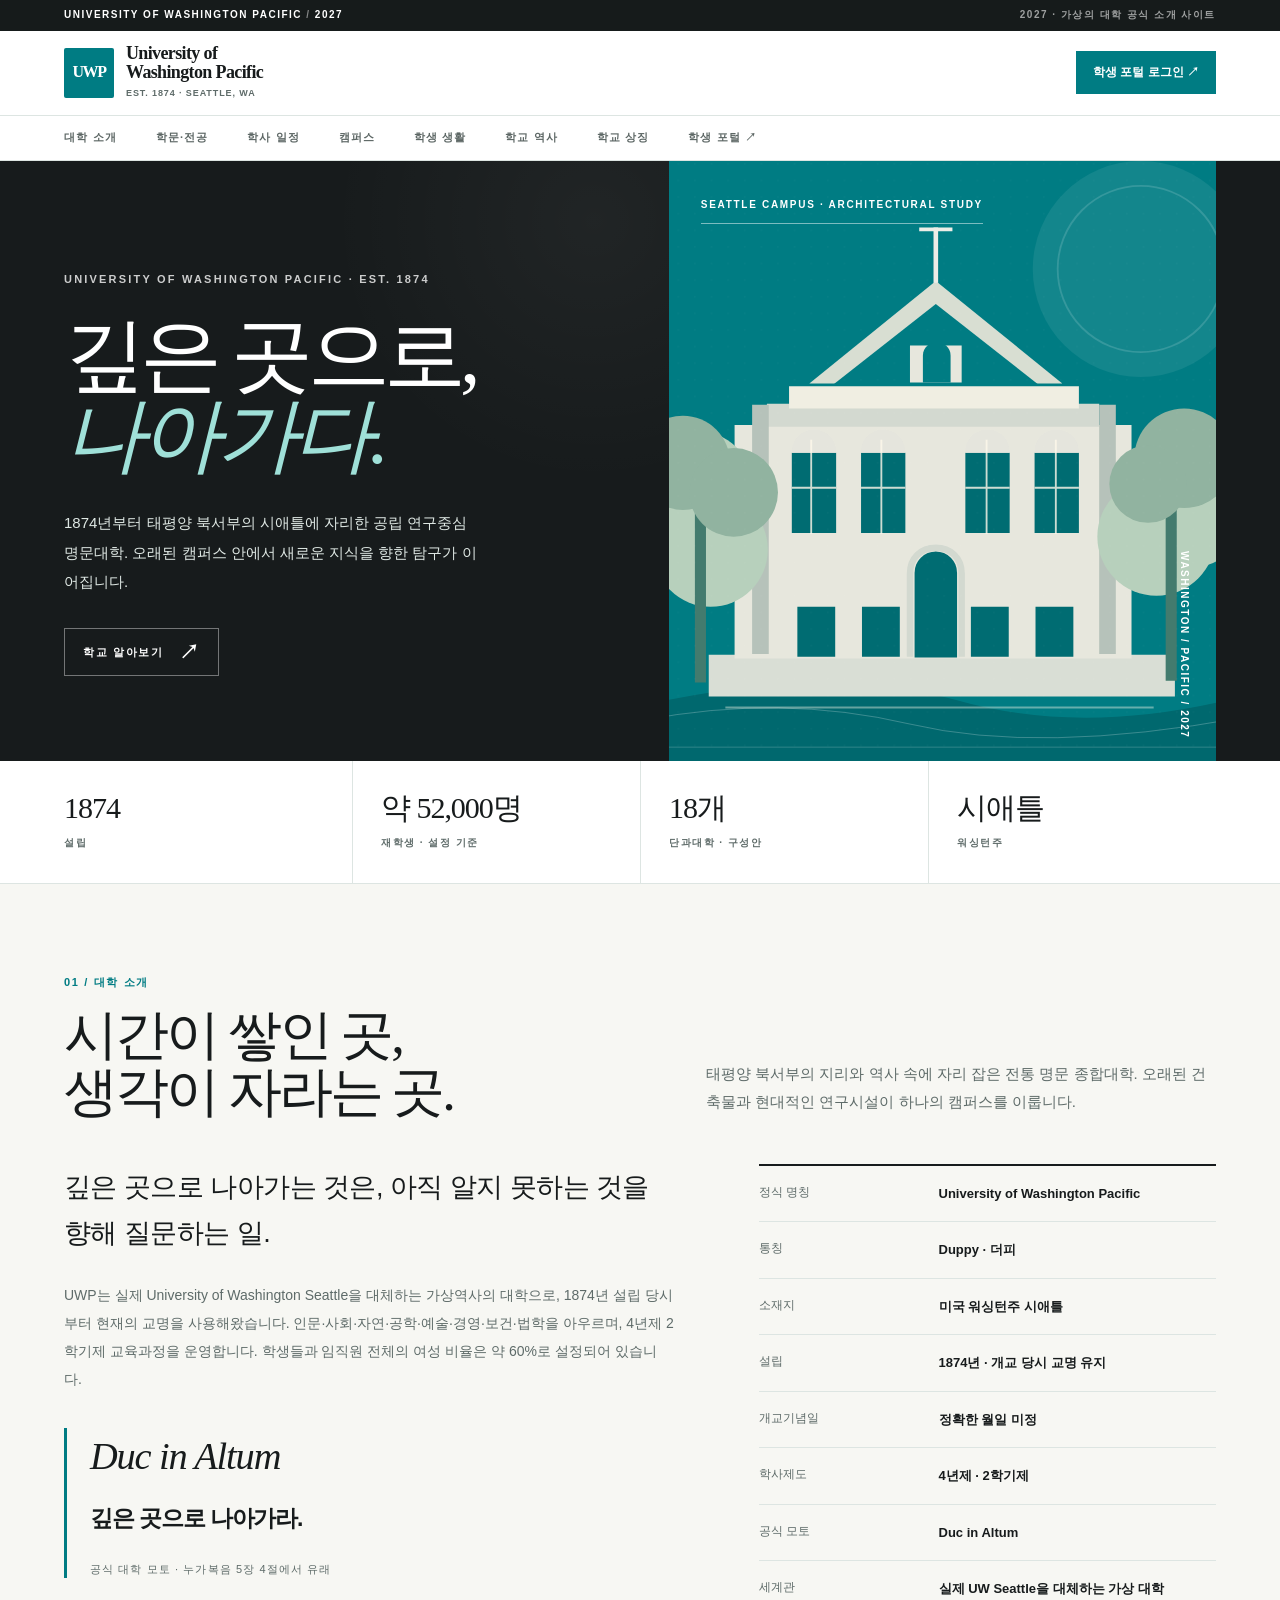
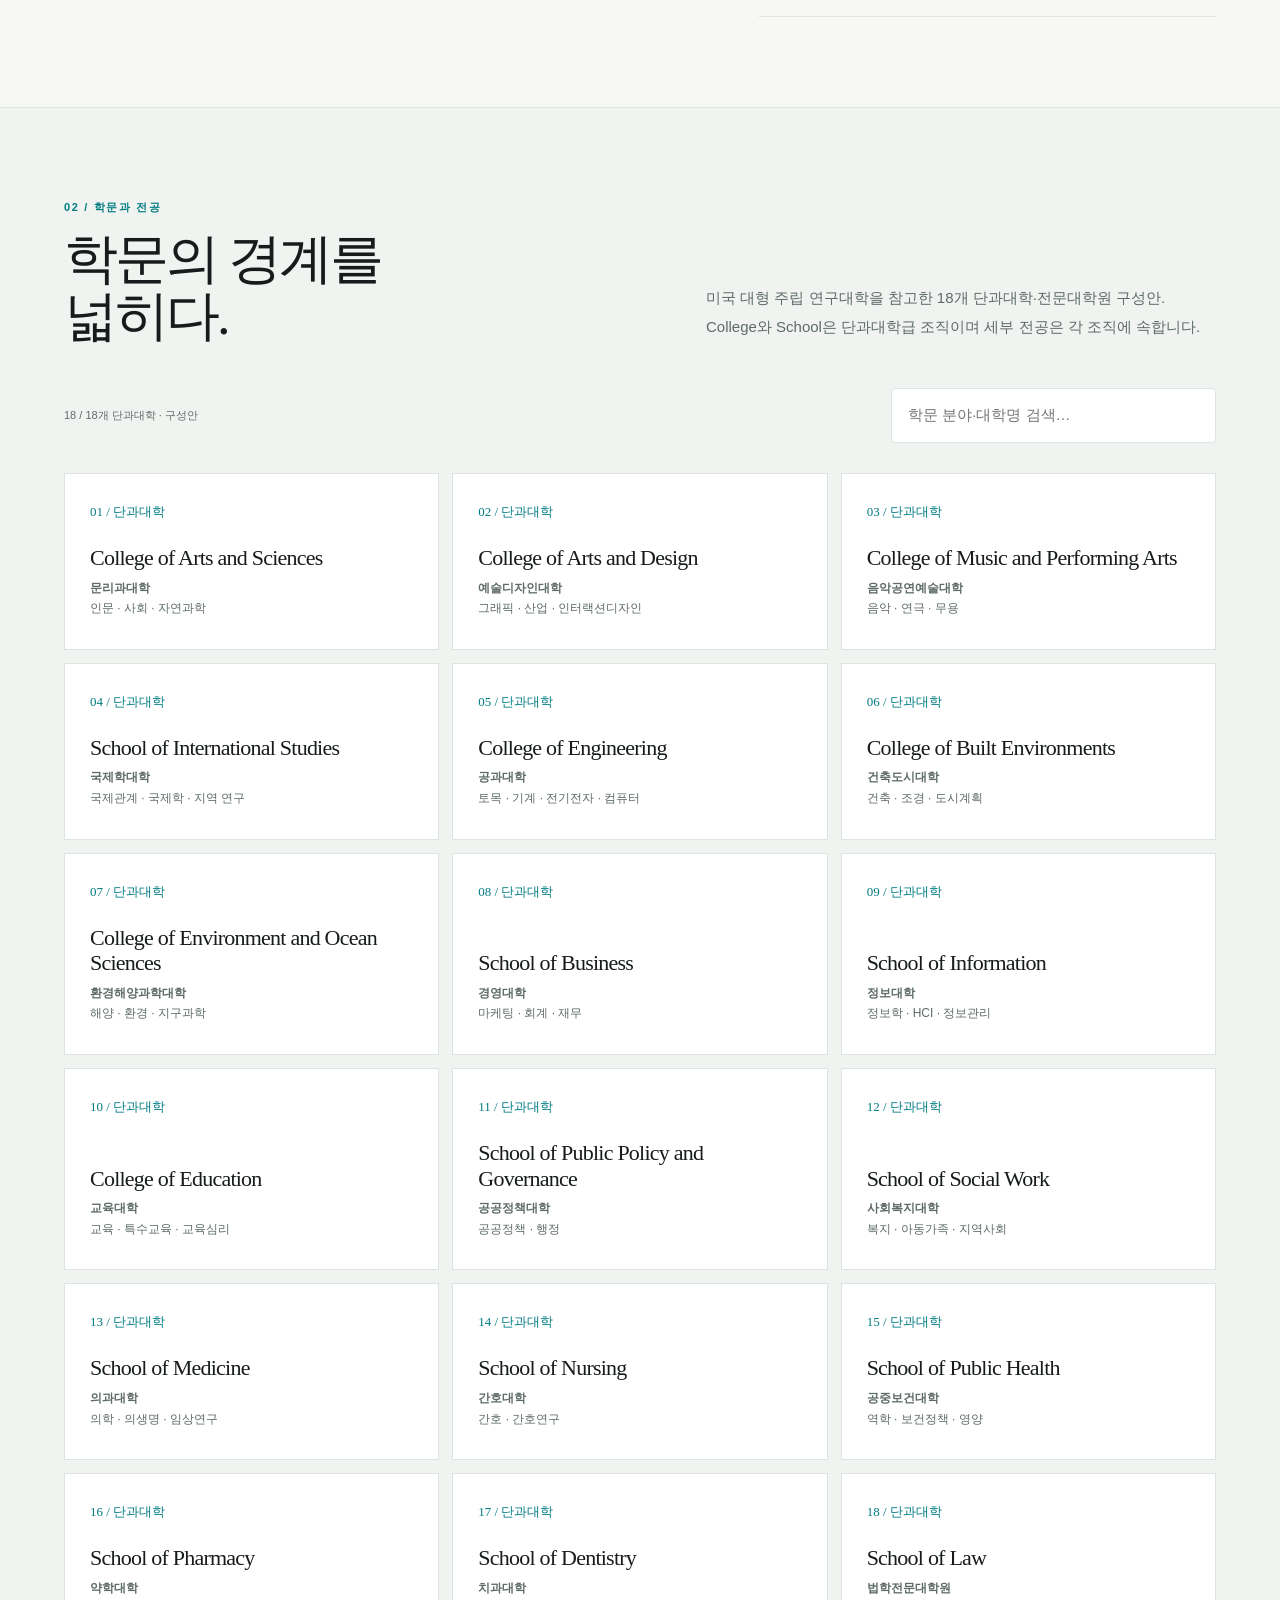
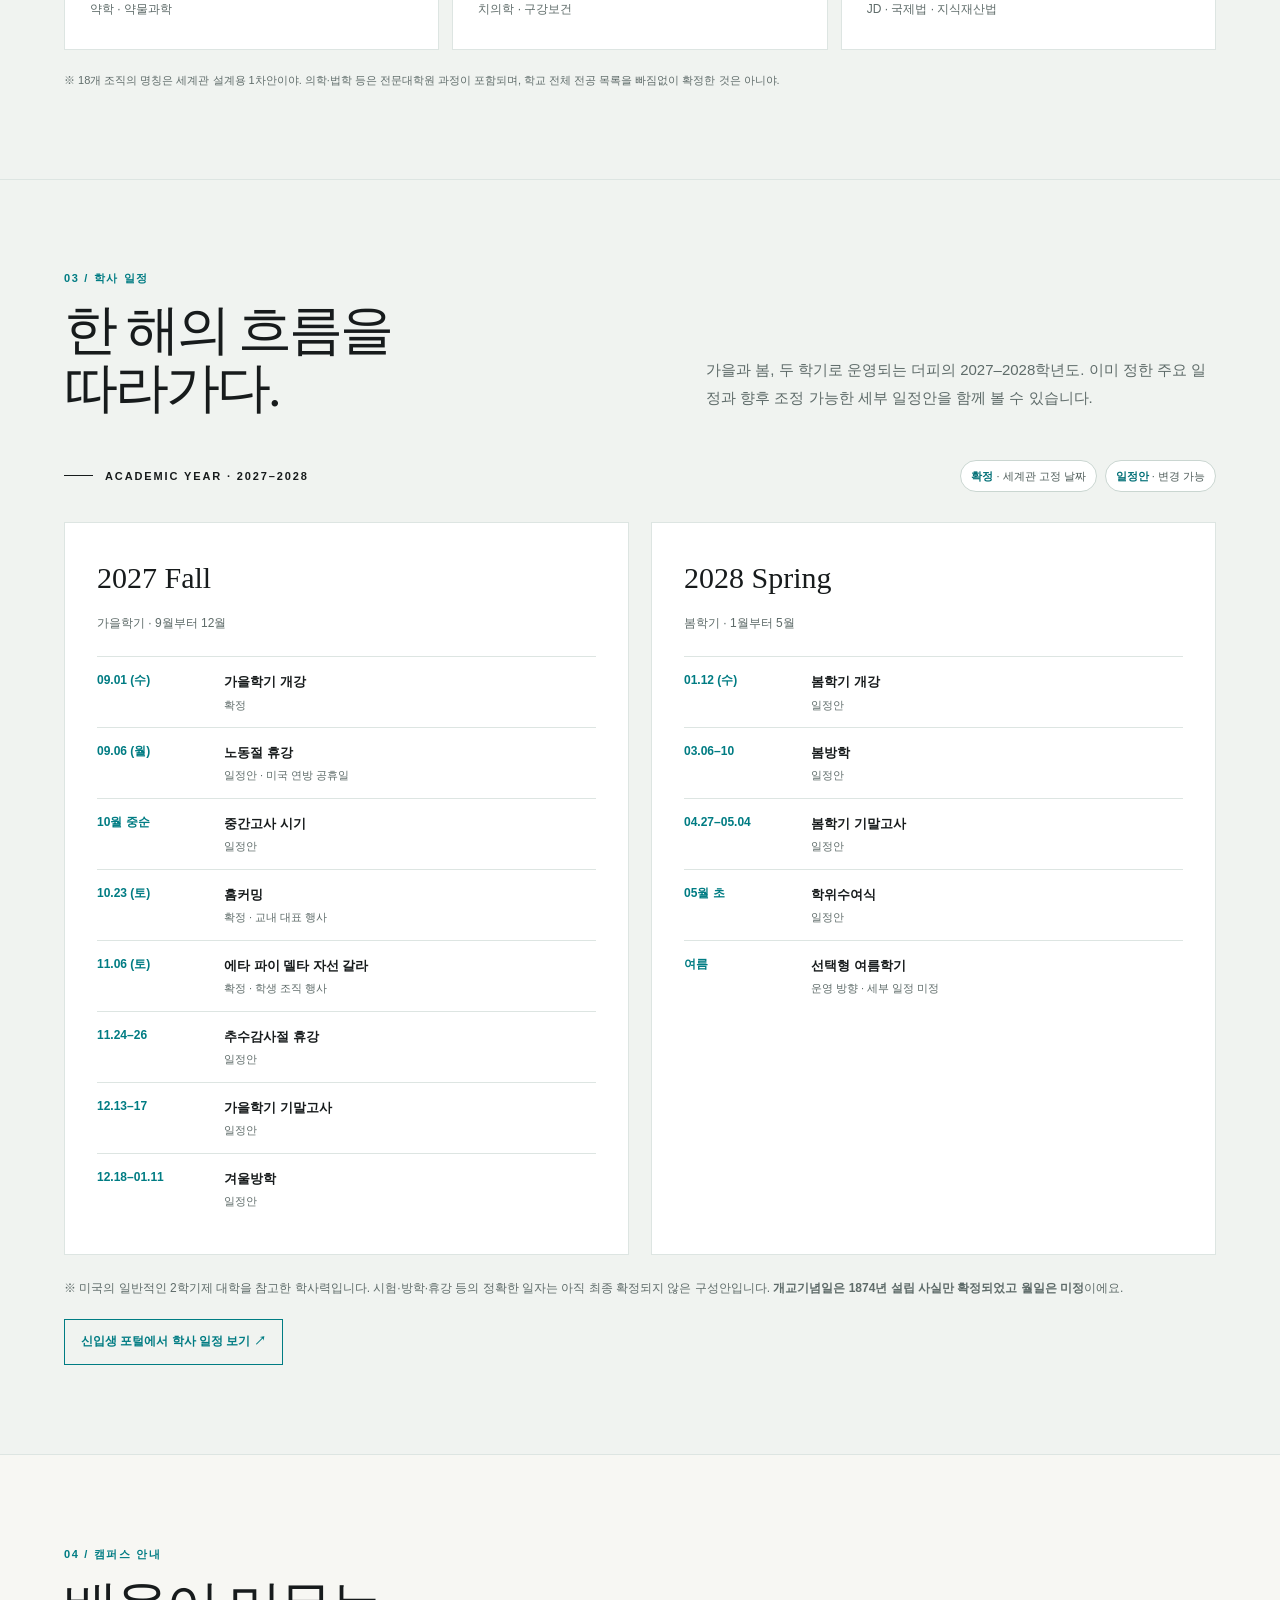
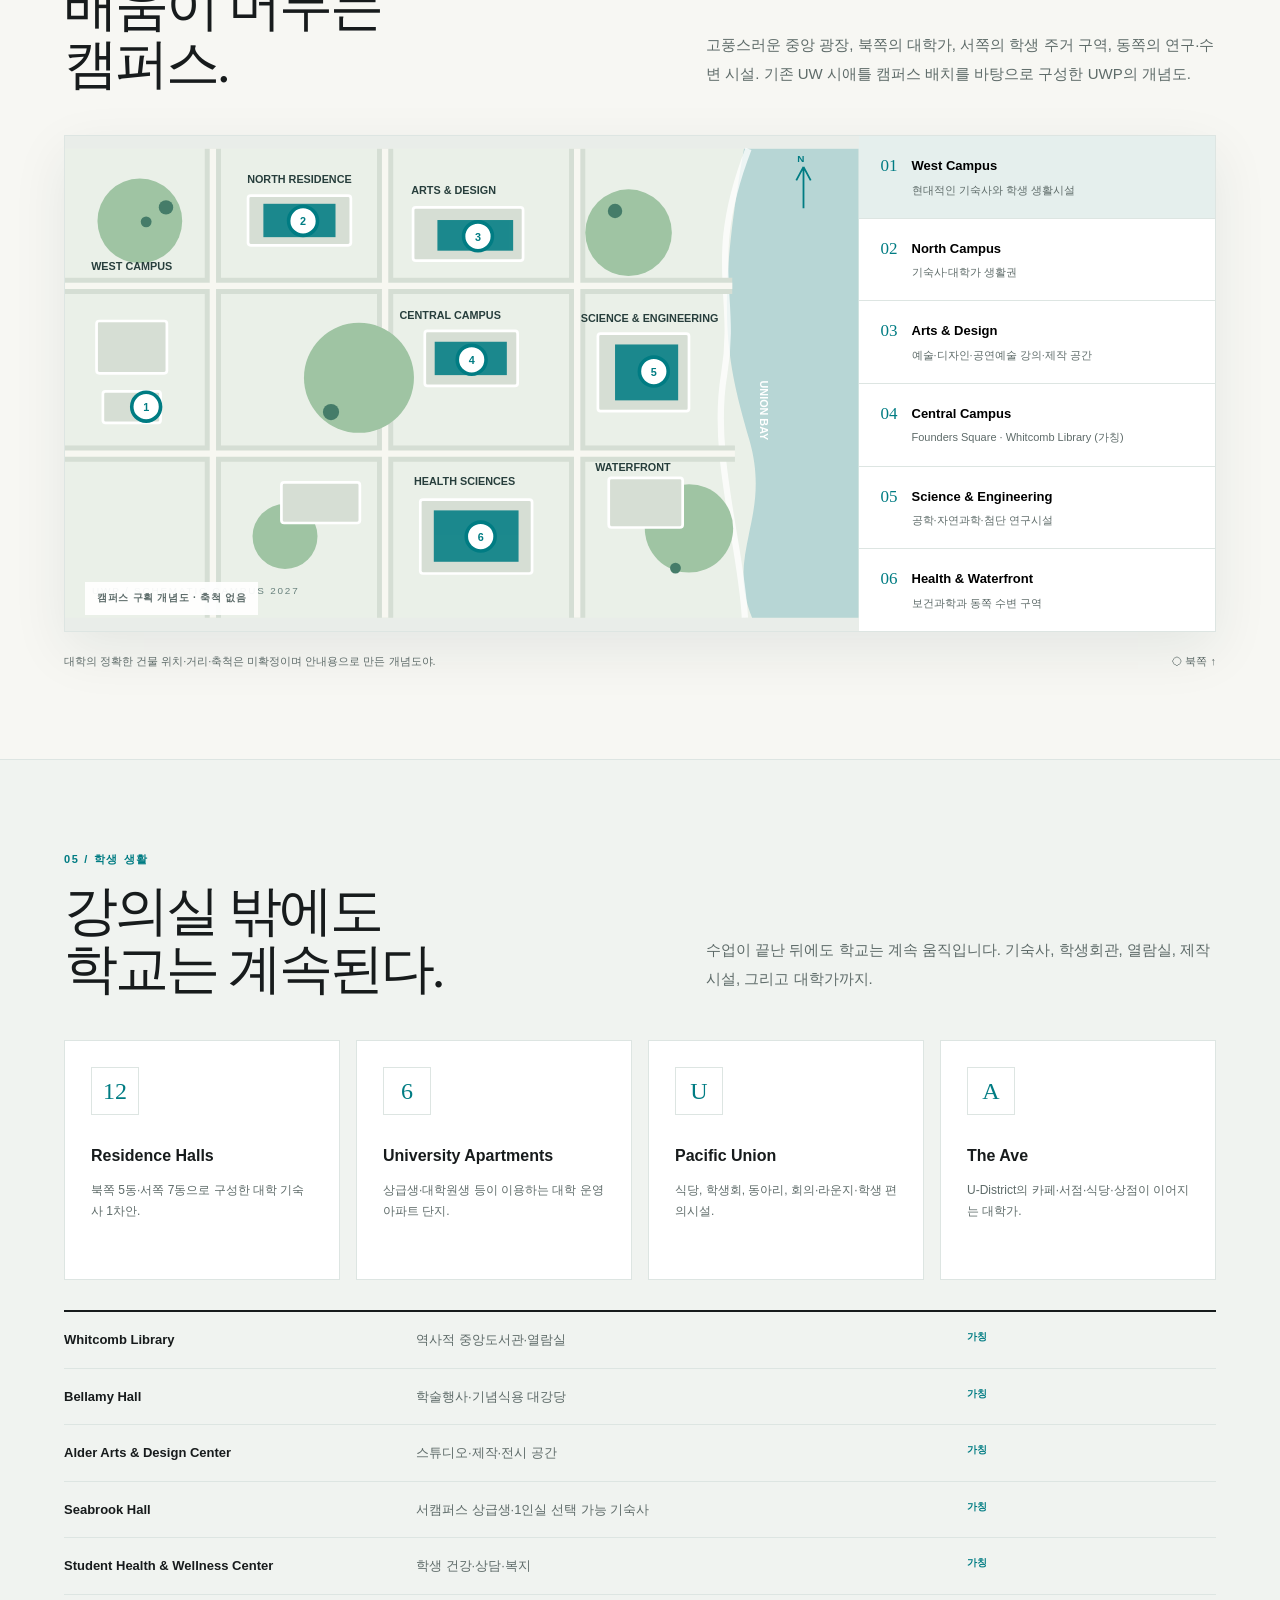
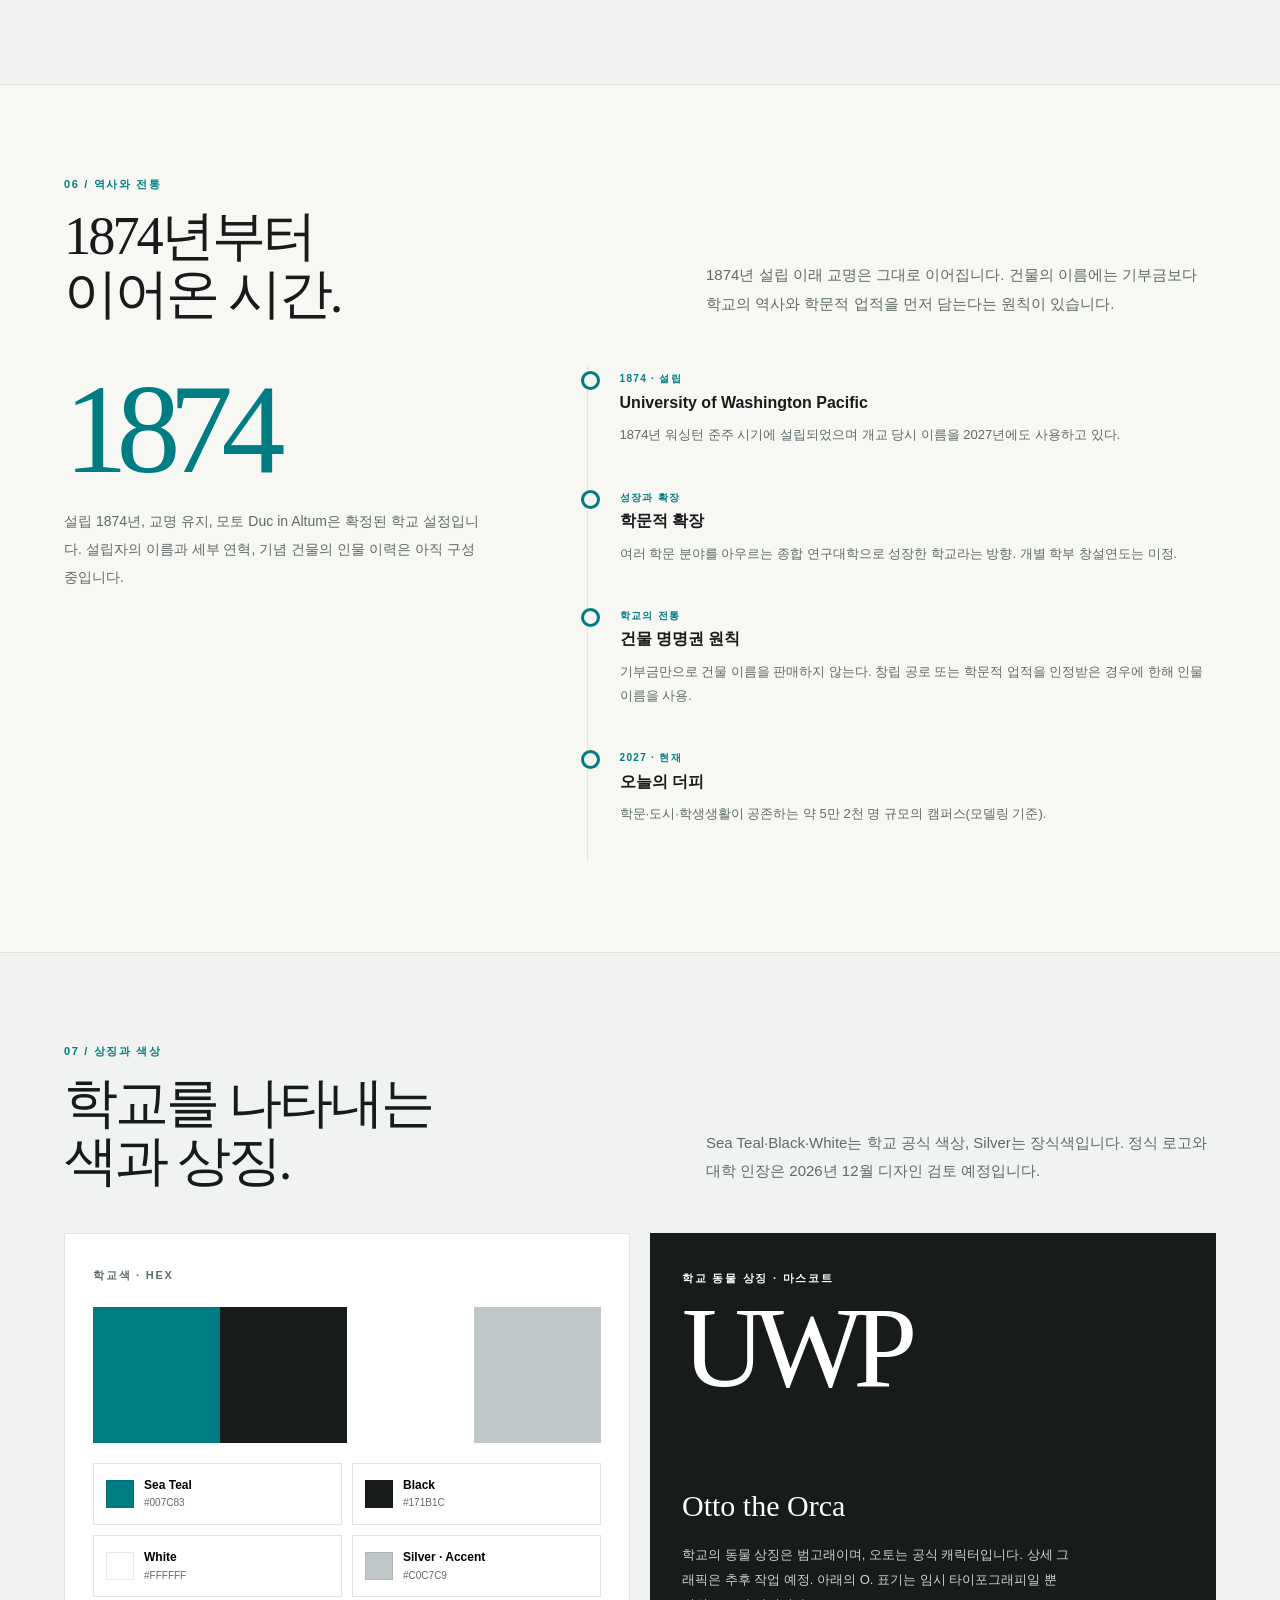
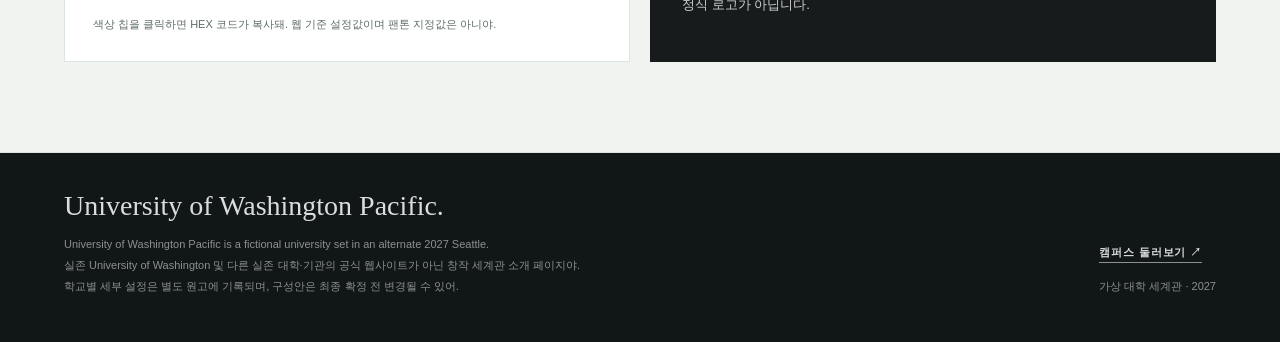
<file: index.html>
<!doctype html>
<html lang="ko">
<head>
  <meta charset="utf-8" />
  <meta name="viewport" content="width=device-width,initial-scale=1" />
  <meta name="theme-color" content="#007C83" />
  <meta name="description" content="University of Washington Pacific (UWP) — a fictional university guide for Seattle, 2027." />
  <title>University of Washington Pacific · Duppy</title>
  <style>
    :root{color-scheme:light;--primary:#007C83;--ink:#171B1C;--paper:#F7F7F3;--support:#C0C7C9;--surface:#FFFFFF;--muted:#5E6B69;--hair:#DDE5E2;--cream:#EDF1ED;--tertiary:#E5EFED;--shadow:0 18px 52px rgba(9,47,45,.08)}
    *{box-sizing:border-box}html{scroll-behavior:smooth;scroll-padding-top:145px}body{margin:0;background:var(--paper);color:var(--ink);font-family:-apple-system,BlinkMacSystemFont,'Apple SD Gothic Neo','Malgun Gothic','Noto Sans KR',Arial,sans-serif;line-height:1.65;font-size:15px}button,input{font:inherit}button{cursor:pointer}a{color:inherit;text-decoration:none}a:focus-visible,button:focus-visible,input:focus-visible{outline:3px solid var(--primary);outline-offset:4px}.serif{font-family:Georgia,'Times New Roman',serif}.shell{max-width:1400px;padding:0 clamp(24px,5vw,88px);margin:0 auto}.tiny{font-size:11px;font-weight:800;letter-spacing:.16em;text-transform:uppercase}.line{border-top:1px solid var(--hair)}.muted{color:var(--muted)}.eyebrow{display:flex;align-items:center;gap:12px;font-size:11px;letter-spacing:.17em;text-transform:uppercase;font-weight:800}.eyebrow:before{content:"";height:1px;width:29px;background:currentColor;display:inline-block}.pill{font-size:11px;letter-spacing:.06em;white-space:nowrap;border:1px solid var(--hair);padding:5px 10px;border-radius:99px;color:var(--muted)}
    .utility{background:#161B1B;color:#FFFFFF}.utility .shell{display:flex;align-items:center;justify-content:space-between;padding-top:7px;padding-bottom:7px;font-size:10px;letter-spacing:.15em;font-weight:750;text-transform:uppercase}.utility .utility-right{opacity:.58}
    .masthead{background:var(--surface);border-bottom:1px solid var(--hair);position:sticky;top:0;z-index:50;backdrop-filter:blur(12px)}.masthead-main{display:flex;gap:22px;align-items:center;justify-content:space-between;min-height:84px}.brand{display:flex;align-items:center;gap:12px;min-width:230px}.seal{width:50px;height:50px;color:var(--primary);flex:0 0 auto}.seal svg{display:block;width:100%;height:100%}.brand strong{font-family:Georgia,serif;font-size:18px;line-height:1.05;letter-spacing:-.035em;display:block}.brand small{display:block;letter-spacing:.1em;color:var(--muted);font-size:9px;font-weight:700;margin-top:5px}.header-heritage{font-size:10px;letter-spacing:.17em;font-weight:800;color:var(--muted);white-space:nowrap}.nav-bar{border-top:1px solid var(--hair)}.nav-inner{display:flex;gap:clamp(18px,3vw,40px);align-items:center;overflow:auto;white-space:nowrap;scrollbar-width:none}.nav-inner::-webkit-scrollbar{display:none}.nav-inner a{padding:12px 0;color:#5D6765;font-size:11px;letter-spacing:.11em;font-weight:800;text-transform:uppercase;border-bottom:2px solid transparent;transition:color .2s,border-color .2s}.nav-inner a:hover,.nav-inner a:focus{color:var(--primary);border-color:var(--primary)}
    .hero{background:var(--ink);color:white;overflow:hidden;position:relative}.hero:before{position:absolute;content:"";width:600px;height:600px;background:radial-gradient(ellipse,#ffffff0b,transparent 62%);top:-240px;left:23%;pointer-events:none}.hero-grid{display:grid;grid-template-columns:1.05fr .95fr;min-height:600px}.hero-copy{padding:clamp(64px,7vw,120px) 35px 65px 0;z-index:1;display:flex;flex-direction:column;align-items:flex-start;justify-content:center}.hero-kicker{font-size:11px;letter-spacing:.2em;font-weight:800;opacity:.78;margin:0 0 28px}.hero-title{font-family:Georgia,'Times New Roman',serif;font-weight:400;font-size:clamp(55px,6.4vw,105px);letter-spacing:-.07em;line-height:.98;margin:0;max-width:770px}.hero-title em{font-style:italic;color:var(--hero-accent,#9FE0D8)}.hero-copy p{color:#DFE8E4;font-size:15px;max-width:420px;line-height:1.95;margin:32px 0 0}.hero-cta{display:inline-flex;align-items:center;gap:15px;margin-top:32px;padding:13px 18px;border:1px solid #ffffff65;text-transform:uppercase;letter-spacing:.15em;font-size:11px;font-weight:800;transition:background .2s}.hero-cta:hover{background:#ffffff23}.hero-cta span{font-size:20px;line-height:1}.hero-visual{position:relative;min-height:560px;align-self:stretch;background:var(--primary);display:grid;place-items:center;overflow:hidden}.hero-visual:before{content:"";position:absolute;width:160%;height:160%;background:repeating-linear-gradient(100deg,transparent,transparent 63px,#ffffff13 64px,#ffffff13 65px);transform:rotate(-10deg);pointer-events:none}.hero-visual svg{position:relative;width:105%;height:100%;min-height:550px;object-fit:cover}.hero-overline{position:absolute;top:36px;left:32px;z-index:2;font-size:10px;letter-spacing:.17em;font-weight:900;text-transform:uppercase;border-bottom:1px solid #ffffff7c;padding-bottom:10px;color:white}.hero-vertical{position:absolute;right:24px;bottom:22px;color:white;z-index:3;font-size:10px;letter-spacing:.15em;font-weight:900;writing-mode:vertical-rl}
    .facts-strip{background:var(--surface);border-bottom:1px solid var(--hair)}.facts-grid{display:grid;grid-template-columns:repeat(4,1fr)}.fact{padding:31px 28px;border-left:1px solid var(--hair)}.fact:first-child{border-left:0;padding-left:0}.fact .number{font-family:Georgia,serif;font-size:clamp(22px,2.35vw,36px);line-height:1.12;letter-spacing:-.035em;color:var(--ink)}.fact .label{font-size:10px;letter-spacing:.15em;text-transform:uppercase;font-weight:800;color:var(--muted);margin-top:10px}
    main section.section{padding:clamp(72px,7vw,118px) 0;border-bottom:1px solid var(--hair)}.section-heading{display:grid;grid-template-columns:1fr 1fr;gap:25px;align-items:end;margin-bottom:42px}.section-index{color:var(--primary);font-size:11px;font-weight:900;letter-spacing:.15em;margin-bottom:15px}.section-heading h2{font-family:Georgia,serif;font-size:clamp(39px,4.25vw,64px);font-weight:400;letter-spacing:-.055em;line-height:1.06;margin:0}.section-heading p{font-size:15px;color:var(--muted);line-height:1.9;max-width:510px;margin:0 0 5px auto}.two-col{display:grid;grid-template-columns:1.15fr .85fr;gap:clamp(35px,6vw,110px)}.lead{font-size:clamp(19px,2.2vw,27px);line-height:1.72;letter-spacing:-.02em;margin:0 0 24px;word-break:keep-all}.text-block{color:var(--muted);font-size:14px;line-height:2;max-width:610px}.data-list{border-top:2px solid var(--ink)}.data-row{display:grid;grid-template-columns:36% 1fr;gap:15px;border-bottom:1px solid var(--hair);padding:17px 0}.data-row span:first-child{color:var(--muted);font-size:12px}.data-row strong{font-weight:700;font-size:13px}.quote-block{margin-top:35px;border-left:3px solid var(--primary);padding-left:23px}.quote-block blockquote{margin:0;font-family:Georgia,serif;font-size:clamp(27px,3vw,43px);line-height:1.27;letter-spacing:-.03em}.quote-block small{display:block;margin-top:17px;color:var(--muted);font-size:11px;letter-spacing:.1em;text-transform:uppercase}
    .section-alt{background:#F0F3F0}.searchbar{margin-bottom:30px;display:flex;justify-content:space-between;align-items:center;gap:18px}.searchbar .hint{font-size:11px;color:var(--muted)}.search-input{width:min(100%,325px);background:white;border:1px solid var(--hair);padding:14px 16px;border-radius:4px;outline:none}.program-grid{display:grid;grid-template-columns:repeat(3,1fr);gap:13px}.program-card{background:var(--surface);border:1px solid var(--hair);padding:27px 25px 30px;min-height:160px;display:flex;flex-direction:column;justify-content:space-between;gap:23px;transition:transform .2s,box-shadow .2s,border-color .2s}.program-card:hover{transform:translateY(-3px);box-shadow:var(--shadow);border-color:var(--primary)}.program-no{font-family:Georgia,serif;font-size:13px;color:var(--primary)}.program-title{font-family:Georgia,serif;font-size:22px;line-height:1.15;letter-spacing:-.035em}.program-korean{font-size:12px;font-weight:750;margin-top:8px;color:var(--muted)}.program-description{font-size:12px;color:var(--muted);line-height:1.7}.no-result{padding:40px;border:1px dashed var(--hair);background:white}.academic-foot{margin-top:21px;font-size:11px;color:var(--muted)}
    .campus-panel{display:grid;grid-template-columns:1.38fr .62fr;border:1px solid var(--hair);background:white;min-height:480px;box-shadow:var(--shadow)}.map-visual{position:relative;background:#E9EDE9;overflow:hidden}.map-visual svg{display:block;width:100%;height:100%;min-height:440px}.map-annotation{position:absolute;bottom:16px;left:20px;background:#FFFFFFee;padding:8px 12px;font-size:10px;letter-spacing:.07em;font-weight:700;color:#5D6C6A}.district-list{display:flex;flex-direction:column}.district{background:white;padding:19px 22px;text-align:left;border:0;border-bottom:1px solid var(--hair);display:flex;gap:14px;align-items:flex-start;transition:background .2s;flex:1}.district:last-child{border-bottom:0}.district:hover,.district.active{background:var(--tertiary)}.district-no{font-family:Georgia,serif;color:var(--primary);font-size:17px;line-height:1.3}.district-name{font-size:13px;font-weight:800;display:block}.district-desc{display:block;color:var(--muted);font-size:11px;line-height:1.65;margin-top:4px}.campus-foot{display:flex;justify-content:space-between;gap:20px;font-size:11px;color:var(--muted);margin-top:20px}
    .life-grid{display:grid;grid-template-columns:repeat(4,1fr);gap:16px}.life-card{border:1px solid var(--hair);background:white;display:flex;flex-direction:column;min-height:240px;padding:26px}.life-icon{width:48px;height:48px;border:1px solid var(--hair);display:grid;place-items:center;font-family:Georgia,serif;color:var(--primary);font-size:24px;margin-bottom:28px}.life-title{font-weight:800;font-size:16px;margin:0 0 10px}.life-text{font-size:12px;color:var(--muted);line-height:1.8;margin:0}.mini-table{margin-top:30px;border-top:2px solid var(--ink)}.mini-item{display:grid;grid-template-columns:1fr 1.6fr .75fr;gap:20px;padding:17px 0;border-bottom:1px solid var(--hair);font-size:13px}.mini-item strong{font-weight:750}.mini-item span{color:var(--muted)}.mini-item small{color:var(--primary);font-weight:800;font-size:10px}
    .heritage{display:grid;grid-template-columns:.8fr 1.2fr;gap:clamp(40px,7vw,120px)}.big-year{font-family:Georgia,serif;font-size:clamp(75px,10vw,160px);line-height:1;letter-spacing:-.09em;color:var(--primary)}.timeline{border-left:1px solid var(--hair);margin-left:8px;padding-left:32px}.time-entry{position:relative;padding:0 0 36px}.time-entry:before{content:"";position:absolute;left:-39px;top:6px;width:13px;height:13px;border:3px solid var(--primary);border-radius:50%;background:var(--paper)}.time-entry h3{font-size:16px;margin:0 0 7px}.time-entry span{font-size:10px;color:var(--primary);letter-spacing:.13em;font-weight:800}.time-entry p{font-size:13px;color:var(--muted);line-height:1.85;margin:6px 0 0}
    .identity-grid{display:grid;grid-template-columns:1fr 1fr;gap:20px}.palette-card{background:var(--surface);border:1px solid var(--hair);padding:28px}.palette-row{display:flex;width:100%;height:136px;overflow:hidden;margin:20px 0}.color-slab{flex:1;min-width:0}.palette-items{display:grid;grid-template-columns:repeat(2,1fr);gap:10px}.palette-item{border:1px solid var(--hair);padding:12px;background:white;text-align:left;display:flex;align-items:center;gap:10px;min-width:0}.palette-item:hover{border-color:var(--primary)}.color-chip{width:28px;height:28px;flex-shrink:0;border:1px solid #00000017}.palette-item small{display:block;font-size:10px;color:var(--muted)}.palette-item strong{display:block;font-size:12px}.identity-copy{background:var(--ink);color:white;padding:32px;display:flex;flex-direction:column;justify-content:space-between}.identity-copy .identity-mark{font-family:Georgia,serif;font-size:clamp(70px,9vw,130px);letter-spacing:-.09em;line-height:1}.identity-copy p{max-width:390px;font-size:13px;line-height:1.9;color:#FFFFFFCB}.identity-note{color:var(--muted);font-size:11px;margin-top:18px}
    footer{background:#111717;color:#ffffffd9;padding:36px 0 45px}.footer-grid{display:flex;align-items:flex-end;justify-content:space-between;gap:20px}.footer-brand{font-family:Georgia,serif;font-size:28px;line-height:1.2}.footer-grid small{font-size:11px;line-height:1.9;color:#FFFFFF85;display:block;margin-top:12px}.download-link{border-bottom:1px solid #FFFFFF85;font-weight:700;font-size:11px;letter-spacing:.08em;padding-bottom:4px}.toast{position:fixed;bottom:26px;left:50%;transform:translateX(-50%) translateY(30px);background:var(--ink);color:white;border-radius:6px;padding:10px 16px;font-size:12px;opacity:0;pointer-events:none;transition:opacity .2s,transform .2s;z-index:100;box-shadow:0 9px 35px #0003}.toast.show{opacity:1;transform:translateX(-50%) translateY(0)}
    @media(max-width:1000px){.hero-grid{grid-template-columns:1fr .8fr;min-height:520px}.hero-title{font-size:clamp(56px,7vw,78px)}.hero-visual{min-height:490px}.program-grid{grid-template-columns:repeat(2,1fr)}.campus-panel{grid-template-columns:1fr}.district-list{display:grid;grid-template-columns:1fr 1fr}.district{border-top:1px solid var(--hair)}.life-grid{grid-template-columns:repeat(2,1fr)}.masthead-main{min-height:75px}}
    @media(max-width:700px){html{scroll-padding-top:115px}.shell{padding:0 20px}.utility .utility-right{display:none}.masthead-main{gap:10px;min-height:68px}.brand{min-width:0;gap:9px}.brand strong{font-size:14px;max-width:145px}.brand small{font-size:8px}.seal{width:38px;height:38px}.header-heritage{font-size:8px;letter-spacing:.07em}.hero-grid{grid-template-columns:1fr}.hero-copy{padding:57px 0 45px}.hero-title{font-size:clamp(56px,12vw,88px)}.hero-copy p{margin-top:22px}.hero-visual{min-height:320px;margin:0 -20px}.hero-visual svg{min-height:320px;max-height:400px}.hero-overline{top:18px;left:19px}.facts-grid{grid-template-columns:1fr 1fr}.fact{padding:23px 12px;border-bottom:1px solid var(--hair)}.fact:nth-child(odd){border-left:0;padding-left:0}.fact .number{font-size:28px}.section-heading{grid-template-columns:1fr;gap:15px;margin-bottom:30px}.section-heading p{margin:0}.two-col,.heritage,.identity-grid{grid-template-columns:1fr}.program-grid{grid-template-columns:1fr}.searchbar{flex-direction:column;align-items:stretch}.search-input{width:100%}.district-list{grid-template-columns:1fr}.district{min-height:81px}.map-visual svg{min-height:320px}.life-grid{grid-template-columns:1fr 1fr;gap:9px}.life-card{min-height:220px;padding:18px}.mini-item{grid-template-columns:.85fr 1.15fr;gap:10px}.mini-item small{grid-column:2}.big-year{font-size:90px}.footer-grid{align-items:flex-start;flex-direction:column}.palette-row{height:106px}}
    @media(max-width:430px){.life-grid{grid-template-columns:1fr}.life-card{min-height:unset}.brand strong{font-size:13px}.brand small{display:none}.select-btn{padding:8px}.hero-title{font-size:58px}}
    @media(prefers-reduced-motion:reduce){html{scroll-behavior:auto}*,*:before,*:after{transition:none!important}}

    /* 임시 타이포그래피: 정식 대학 로고/인장과 무관 */
    .temporary-lettermark{display:flex;align-items:center;justify-content:center;width:100%;height:100%;background:var(--primary);color:white;font-family:Georgia,serif;font-size:clamp(12px,1.3vw,16px);font-weight:800;letter-spacing:-.09em;border-radius:2px}
    .portal-link{background:var(--primary);color:white;font-weight:750;font-size:12px;padding:12px 17px;white-space:nowrap;transition:background .2s}.portal-link:hover{background:#005b61}.quote-translation{font-family:-apple-system,BlinkMacSystemFont,'Apple SD Gothic Neo','Malgun Gothic',sans-serif;font-size:clamp(17px,2vw,23px);font-weight:600}.latin-motto{font-family:Georgia,serif;font-weight:400;font-style:italic}.quote-block blockquote{line-height:1.5}
    @media(max-width:700px){.portal-link{font-size:10px;padding:9px 11px}.masthead-main{flex-wrap:nowrap}.hero-title{font-size:clamp(48px,10vw,72px)!important}.identity-copy .identity-mark{font-size:68px}.nav-inner{gap:18px}}

    /* Academic calendar: public overview of confirmed and proposed milestones */
    .calendar-header{display:flex;flex-wrap:wrap;align-items:center;justify-content:space-between;gap:12px;margin-bottom:30px}.cal-tags{display:flex;flex-wrap:wrap;gap:8px}.cal-tag{font-size:11px;color:#4D5B58;border:1px solid #CAD6D1;background:#fff;border-radius:99px;padding:6px 10px}.cal-tag strong{color:#006F76}.cal-grid{display:grid;grid-template-columns:1fr 1fr;gap:22px}.cal-card{background:#fff;border:1px solid var(--hair);padding:30px 32px}.cal-card h3{font-family:Georgia,serif;font-weight:400;font-size:30px;margin:0 0 8px}.cal-card .sub{font-size:12px;color:var(--muted);margin-bottom:22px}.cal-row{display:grid;grid-template-columns:112px minmax(0,1fr);gap:15px;padding:14px 0;border-top:1px solid var(--hair)}.cal-row time{font-size:12px;color:var(--primary);font-weight:800;font-variant-numeric:tabular-nums}.cal-row strong{font-size:13px;display:block}.cal-row small{font-size:11px;color:var(--muted);line-height:1.5;display:block;margin-top:4px}.cal-note{font-size:12px;color:var(--muted);line-height:1.85;margin:22px 0 0}.calendar-open{display:inline-flex;align-items:center;padding:12px 16px;border:1px solid var(--primary);font-size:12px;font-weight:800;color:var(--primary);margin-top:20px}.calendar-open:hover{background:var(--tertiary)}
    @media(max-width:760px){.cal-grid{grid-template-columns:1fr}.cal-card{padding:24px}.cal-row{grid-template-columns:93px minmax(0,1fr)}}
  </style>
</head>
<body>
  <div class="utility"><div class="shell"><span>UNIVERSITY OF WASHINGTON PACIFIC <span style="opacity:.48">/</span> 2027</span><span class="utility-right">2027 · 가상의 대학 공식 소개 사이트</span></div></div>
  <header class="masthead">
    <div class="shell masthead-main">
      <a class="brand" href="#top" aria-label="맨 위로 이동">
        <span class="seal" id="seal" aria-hidden="true"></span>
        <span><strong id="headerName">University of<br>Washington Pacific</strong><small id="headerSub">EST. 1874 · SEATTLE, WA</small></span>
      </a>      <a class="portal-link" href="portal.html" aria-label="신입생 학생 포털 열기">학생 포털 로그인 <span aria-hidden="true">↗</span></a>
    </div>
    <nav class="nav-bar" aria-label="페이지 목차"><div class="shell nav-inner">
      <a href="#about">대학 소개</a><a href="#academics">학문·전공</a><a href="#calendar">학사 일정</a><a href="#campus">캠퍼스</a><a href="#life">학생 생활</a><a href="#heritage">학교 역사</a><a href="#identity">학교 상징</a><a href="portal.html">학생 포털 ↗</a>
    </div></nav>
  </header>
  <main>
    <section class="hero" id="top"><div class="shell hero-grid">
      <div class="hero-copy"><div class="hero-kicker" id="heroKicker">THE UNIVERSITY · SINCE 1874</div><h1 class="hero-title" id="heroTitle">History,<br><em>made alive.</em></h1><p id="heroDesc">시애틀에서 이어온 오래된 교육의 역사. 태평양 북서부의 중심에서 학문과 새로운 가능성이 만납니다.</p><a href="#about" class="hero-cta">학교 알아보기 <span aria-hidden="true">↗</span></a></div>
      <div class="hero-visual" id="heroVisual"><div class="hero-overline" id="artLabel">CAMPUS · ILLUSTRATED</div><div class="hero-vertical">WASHINGTON / PACIFIC / 2027</div></div>
    </div></section>
    <div class="facts-strip"><div class="shell facts-grid" id="facts"></div></div>
    <section class="section" id="about"><div class="shell"><div class="section-heading"><div><div class="section-index">01 / 대학 소개</div><h2 id="aboutHeading">Rooted in place.<br>Open to ideas.</h2></div><p id="aboutIntro"></p></div><div class="two-col"><div><p class="lead" id="aboutLead"></p><p class="text-block" id="aboutBody"></p><div class="quote-block"><blockquote id="aboutQuote"></blockquote><small>공식 대학 모토 · 누가복음 5장 4절에서 유래</small></div></div><div class="data-list" id="aboutData"></div></div></div></section>
    <section class="section section-alt" id="academics"><div class="shell"><div class="section-heading"><div><div class="section-index">02 / 학문과 전공</div><h2 id="academicsHeading">An education<br>without borders.</h2></div><p id="academicsIntro"></p></div><div class="searchbar"><div class="hint" id="programCount">18 proposed academic units</div><input class="search-input" type="search" id="programSearch" aria-label="전공 및 단과대학 검색" placeholder="학문 분야·대학명 검색…" autocomplete="off"></div><div class="program-grid" id="programGrid"></div><div class="academic-foot" id="academicsFoot"></div></div></section>
    <section class="section section-alt" id="calendar"><div class="shell">
      <div class="section-heading"><div><div class="section-index">03 / 학사 일정</div><h2>한 해의 흐름을<br>따라가다.</h2></div><p>가을과 봄, 두 학기로 운영되는 더피의 2027–2028학년도. 이미 정한 주요 일정과 향후 조정 가능한 세부 일정안을 함께 볼 수 있습니다.</p></div>
      <div class="calendar-header"><span class="eyebrow">ACADEMIC YEAR · 2027–2028</span><div class="cal-tags"><span class="cal-tag"><strong>확정</strong> · 세계관 고정 날짜</span><span class="cal-tag"><strong>일정안</strong> · 변경 가능</span></div></div>
      <div class="cal-grid">
        <article class="cal-card"><h3>2027 Fall</h3><p class="sub">가을학기 · 9월부터 12월</p><div class="cal-row"><time>09.01 (수)</time><div><strong>가을학기 개강</strong><small>확정</small></div></div><div class="cal-row"><time>09.06 (월)</time><div><strong>노동절 휴강</strong><small>일정안 · 미국 연방 공휴일</small></div></div><div class="cal-row"><time>10월 중순</time><div><strong>중간고사 시기</strong><small>일정안</small></div></div><div class="cal-row"><time>10.23 (토)</time><div><strong>홈커밍</strong><small>확정 · 교내 대표 행사</small></div></div><div class="cal-row"><time>11.06 (토)</time><div><strong>에타 파이 델타 자선 갈라</strong><small>확정 · 학생 조직 행사</small></div></div><div class="cal-row"><time>11.24–26</time><div><strong>추수감사절 휴강</strong><small>일정안</small></div></div><div class="cal-row"><time>12.13–17</time><div><strong>가을학기 기말고사</strong><small>일정안</small></div></div><div class="cal-row"><time>12.18–01.11</time><div><strong>겨울방학</strong><small>일정안</small></div></div></article>
        <article class="cal-card"><h3>2028 Spring</h3><p class="sub">봄학기 · 1월부터 5월</p><div class="cal-row"><time>01.12 (수)</time><div><strong>봄학기 개강</strong><small>일정안</small></div></div><div class="cal-row"><time>03.06–10</time><div><strong>봄방학</strong><small>일정안</small></div></div><div class="cal-row"><time>04.27–05.04</time><div><strong>봄학기 기말고사</strong><small>일정안</small></div></div><div class="cal-row"><time>05월 초</time><div><strong>학위수여식</strong><small>일정안</small></div></div><div class="cal-row"><time>여름</time><div><strong>선택형 여름학기</strong><small>운영 방향 · 세부 일정 미정</small></div></div></article>
      </div>
      <p class="cal-note">※ 미국의 일반적인 2학기제 대학을 참고한 학사력입니다. 시험·방학·휴강 등의 정확한 일자는 아직 최종 확정되지 않은 구성안입니다. <strong>개교기념일은 1874년 설립 사실만 확정되었고 월일은 미정</strong>이에요.</p>
      <a class="calendar-open" href="portal.html">신입생 포털에서 학사 일정 보기 ↗</a>
    </div></section>
    <section class="section" id="campus"><div class="shell"><div class="section-heading"><div><div class="section-index">04 / 캠퍼스 안내</div><h2 id="campusHeading">A campus with<br>its own rhythm.</h2></div><p id="campusIntro"></p></div><div class="campus-panel"><div class="map-visual" id="campusMap"><div class="map-annotation">캠퍼스 구획 개념도 · 축척 없음</div></div><div class="district-list" id="districtList"></div></div><div class="campus-foot"><span id="mapFoot">Illustrative layout; exact building placement is not final.</span><span>◯ 북쪽 ↑</span></div></div></section>
    <section class="section section-alt" id="life"><div class="shell"><div class="section-heading"><div><div class="section-index">05 / 학생 생활</div><h2 id="lifeHeading">Life, beyond<br>the lecture hall.</h2></div><p id="lifeIntro"></p></div><div class="life-grid" id="lifeGrid"></div><div class="mini-table" id="lifeTable"></div></div></section>
    <section class="section" id="heritage"><div class="shell"><div class="section-heading"><div><div class="section-index">06 / 역사와 전통</div><h2 id="historyHeading">What stays.<br>What changes.</h2></div><p id="historyIntro"></p></div><div class="heritage"><div><div class="big-year" id="historyYear">1874</div><p class="text-block" id="historyNote"></p></div><div class="timeline" id="timeline"></div></div></div></section>
    <section class="section section-alt" id="identity"><div class="shell"><div class="section-heading"><div><div class="section-index">07 / 상징과 색상</div><h2 id="identityHeading">A distinctive<br>identity.</h2></div><p id="identityIntro"></p></div><div class="identity-grid"><div class="palette-card"><span class="tiny muted">학교색 · HEX</span><div class="palette-row" id="paletteStrip"></div><div class="palette-items" id="paletteItems"></div><div class="identity-note">색상 칩을 클릭하면 HEX 코드가 복사돼. 웹 기준 설정값이며 팬톤 지정값은 아니야.</div></div><div class="identity-copy"><div><span class="tiny">학교 동물 상징 · 마스코트</span><div class="identity-mark" id="identityMark">O.</div></div><div><h3 id="mascotTitle" class="serif" style="font-size:30px;margin:0 0 8px;font-weight:400"></h3><p id="mascotDesc"></p></div></div></div></div></section>
  </main>
  <footer><div class="shell footer-grid"><div><div class="footer-brand">University of Washington Pacific.</div><small>University of Washington Pacific is a fictional university set in an alternate 2027 Seattle.<br>실존 University of Washington 및 다른 실존 대학·기관의 공식 웹사이트가 아닌 창작 세계관 소개 페이지야.<br>학교별 세부 설정은 별도 원고에 기록되며, 구성안은 최종 확정 전 변경될 수 있어.</small></div><div><a class="download-link" href="#campus">캠퍼스 둘러보기 ↗</a><small style="text-align:right">가상 대학 세계관 · 2027</small></div></div></footer>
  <div role="status" aria-live="polite" class="toast" id="toast">HEX 코드가 복사됐어!</div>
<script>
  const seals = {uwp: `<span class="temporary-lettermark" title="정식 로고 2026년 12월 디자인 예정">UWP</span>`};
  const heroArtwork = {
    uwp: `<svg viewBox="0 0 650 650" preserveAspectRatio="xMidYMid slice" role="img" aria-label="고풍스러운 고딕 대학 건물과 나무를 그린 일러스트"><defs><pattern id="uwp-dots" width="18" height="18" patternUnits="userSpaceOnUse"><circle cx="3" cy="3" r="1" fill="#ffffff25"/></pattern></defs><rect width="650" height="650" fill="#007C83"/><circle cx="540" cy="117" r="117" fill="#FFFFFF13"/><circle cx="540" cy="117" r="90" fill="none" stroke="#FFFFFF25" stroke-width="2"/><path d="M0 590Q200 544 340 584T650 580V650H0Z" fill="#00686E"/><path d="M0 606Q150 577 290 610T650 603" stroke="#FFFFFF40" stroke-width="1" fill="none"/><path d="M0 635H650" stroke="#FFFFFF33"/><path d="M72 535h505v45H72z" fill="#D9DED5"/><path d="M100 286h430v253H100Z" fill="#E7E7DD"/><path d="M135 263h360v25H135z" fill="#D3D9D0"/><path d="M119 264h18v270h-18zM495 264h18v270h-18z" fill="#B6C2BA"/><path d="M159 244h314v24H159Z" fill="#F0EEE2"/><path d="M181 241l137-111 137 111z" fill="#D8DED2"/><path d="M207 242l111-87 111 87z" fill="#007C83"/><path d="M318 132V72" stroke="#EDEDE7" stroke-width="5"/><path d="M300 74h36" stroke="#EDEDE7" stroke-width="4"/><path d="M290 240v-40h56v40" fill="#E7E7DD"/><path d="M304 240v-29c0-19 30-19 30 0v29Z" fill="#007C83"/><g fill="#006C72"><path d="M162 316h48v87h-48zM237 316h48v87h-48zM350 316h48v87h-48zM425 316h48v87h-48z"/><path d="M168 483h41v54h-41zM238 483h41v54h-41zM356 483h41v54h-41zM426 483h41v54h-41z"/></g><g fill="#E5E5DD"><path d="M162 316c0-33 48-33 48 0M237 316c0-33 48-33 48 0M350 316c0-33 48-33 48 0M425 316c0-33 48-33 48 0"/></g><g fill="#FFF9EB" opacity=".8"><path d="M183 302v102m76-102v102m114-102v102m75-102v102" stroke="#FFF9EB" stroke-width="2"/><path d="M162 354h48m27 0h48m65 0h48m27 0h48" stroke="#FFF9EB" stroke-width="2"/></g><path d="M295 538v-92a23 23 0 0 1 46 0v92Z" fill="#006C72"/><path d="M290 537v-90c0-17 12-28 28-28s28 11 28 28v90" stroke="#D3D9D0" stroke-width="7" fill="none"/><g fill="#B7D0BC"><circle cx="51" cy="365" r="75"/><circle cx="74" cy="421" r="62"/><circle cx="590" cy="367" r="74"/><circle cx="557" cy="407" r="64"/></g><g stroke="#437B6E" stroke-width="12"><path d="M63 565V362m510 201V355"/></g><g fill="#91B3A0"><circle cx="44" cy="327" r="51"/><circle cx="99" cy="359" r="48"/><circle cx="587" cy="322" r="54"/><circle cx="548" cy="350" r="42"/></g><rect width="650" height="650" fill="url(#uwp-dots)" opacity=".2"/><path d="M90 592h464" stroke="#FFF9EA" stroke-opacity=".4" stroke-width="2"/></svg>`,
  };
  const maps = {
    uwp: `<svg viewBox="0 0 880 520" role="img" aria-label="UWP 캠퍼스 구획 개념도. 서쪽 기숙사, 북쪽 대학가, 중앙 학술 구역, 동쪽 연구 및 수변 구역." xmlns="http://www.w3.org/2000/svg"><rect width="880" height="520" fill="#EAF0E8"/><path d="M753 0H880V520H762C732 447 784 410 759 323S721 182 753 0Z" fill="#B7D6D5"/><path d="M758 0c-48 125-12 161-27 250s19 190 23 270" fill="none" stroke="#FFFFFF" stroke-width="7" opacity=".75"/><g stroke="#D5DED4" stroke-width="18"><path d="M0 152h740M0 338h743M164 0v520M355 0v520M568 0v520"/></g><g stroke="#F7F7F1" stroke-width="7"><path d="M0 152h740M0 338h743M164 0v520M355 0v520M568 0v520"/></g><g fill="#9FC4A3"><circle cx="83" cy="80" r="47"/><circle cx="326" cy="254" r="61"/><circle cx="625" cy="93" r="48"/><circle cx="692" cy="421" r="49"/><circle cx="244" cy="430" r="36"/></g><g fill="#D6DED4" stroke="#FFFFFF" stroke-width="3"><rect x="35" y="191" width="78" height="58" rx="3"/><rect x="42" y="269" width="64" height="35" rx="3"/><rect x="203" y="52" width="114" height="55" rx="3"/><rect x="386" y="65" width="122" height="59" rx="3"/><rect x="399" y="202" width="103" height="61" rx="3"/><rect x="240" y="370" width="87" height="45" rx="3"/><rect x="394" y="389" width="124" height="82" rx="3"/><rect x="591" y="205" width="101" height="86" rx="3"/><rect x="603" y="365" width="82" height="55" rx="3"/></g><g fill="#007C83" opacity=".87"><rect x="220" y="61" width="80" height="37"/><rect x="413" y="79" width="84" height="34"/><rect x="410" y="214" width="80" height="37"/><rect x="409" y="401" width="94" height="57"/><rect x="610" y="217" width="70" height="62"/></g><g font-family="Arial, sans-serif" font-size="12" font-weight="700" fill="#273E3C"><text x="29" y="134">WEST CAMPUS</text><text x="202" y="38">NORTH RESIDENCE</text><text x="384" y="50">ARTS &amp; DESIGN</text><text x="371" y="189">CENTRAL CAMPUS</text><text x="572" y="192">SCIENCE &amp; ENGINEERING</text><text x="387" y="373">HEALTH SCIENCES</text><text x="588" y="357">WATERFRONT</text><text x="771" y="257" fill="#FFFFFF" transform="rotate(90 771 257)">UNION BAY</text></g><g fill="#FFFFFF" stroke="#007C83" stroke-width="4"><circle cx="90" cy="286" r="16"/><circle cx="264" cy="80" r="16"/><circle cx="458" cy="97" r="16"/><circle cx="451" cy="234" r="16"/><circle cx="653" cy="247" r="16"/><circle cx="461" cy="430" r="16"/></g><g fill="#007C83" font-family="Arial,sans-serif" font-size="12" font-weight="900" text-anchor="middle"><text x="90" y="291">1</text><text x="264" y="85">2</text><text x="458" y="102">3</text><text x="451" y="239">4</text><text x="653" y="252">5</text><text x="461" y="435">6</text></g><g fill="#457C69"><circle cx="90" cy="81" r="6"/><circle cx="112" cy="65" r="8"/><circle cx="295" cy="292" r="9"/><circle cx="610" cy="69" r="8"/><circle cx="677" cy="465" r="6"/></g><text x="30" y="494" fill="#69817D" font-family="Arial" font-size="11" letter-spacing="2">UWP / SCHEMATIC CAMPUS 2027</text><path d="M819 66V20m0 0-8 15m8-15 8 15" stroke="#007C83" stroke-width="2"/><text x="812" y="15" font-family="Arial" font-size="11" font-weight="bold" fill="#007C83">N</text></svg>`,
  };
  const uwpColleges = [
    ['College of Arts and Sciences','문리과대학','인문 · 사회 · 자연과학'],['College of Arts and Design','예술디자인대학','그래픽 · 산업 · 인터랙션디자인'],['College of Music and Performing Arts','음악공연예술대학','음악 · 연극 · 무용'],['School of International Studies','국제학대학','국제관계 · 국제학 · 지역 연구'],['College of Engineering','공과대학','토목 · 기계 · 전기전자 · 컴퓨터'],['College of Built Environments','건축도시대학','건축 · 조경 · 도시계획'],['College of Environment and Ocean Sciences','환경해양과학대학','해양 · 환경 · 지구과학'],['School of Business','경영대학','마케팅 · 회계 · 재무'],['School of Information','정보대학','정보학 · HCI · 정보관리'],['College of Education','교육대학','교육 · 특수교육 · 교육심리'],['School of Public Policy and Governance','공공정책대학','공공정책 · 행정'],['School of Social Work','사회복지대학','복지 · 아동가족 · 지역사회'],['School of Medicine','의과대학','의학 · 의생명 · 임상연구'],['School of Nursing','간호대학','간호 · 간호연구'],['School of Public Health','공중보건대학','역학 · 보건정책 · 영양'],['School of Pharmacy','약학대학','약학 · 약물과학'],['School of Dentistry','치과대학','치의학 · 구강보건'],['School of Law','법학전문대학원','JD · 국제법 · 지식재산법']
  ];
  const data = {
    uwp:{
      name:'University of Washington Pacific',header:'University of<br>Washington Pacific',sub:'EST. 1874 · SEATTLE, WA',kicker:'UNIVERSITY OF WASHINGTON PACIFIC · EST. 1874',title:'깊은 곳으로,<br><em>나아가다.</em>',desc:'1874년부터 태평양 북서부의 시애틀에 자리한 공립 연구중심 명문대학. 오래된 캠퍼스 안에서 새로운 지식을 향한 탐구가 이어집니다.',art:'SEATTLE CAMPUS · ARCHITECTURAL STUDY',facts:[['1874','설립'],['약 52,000명','재학생 · 설정 기준'],['18개','단과대학 · 구성안'],['시애틀','워싱턴주']],
      aboutTitle:'시간이 쌓인 곳,<br>생각이 자라는 곳.',aboutIntro:'태평양 북서부의 지리와 역사 속에 자리 잡은 전통 명문 종합대학. 오래된 건축물과 현대적인 연구시설이 하나의 캠퍼스를 이룹니다.',lead:'깊은 곳으로 나아가는 것은, 아직 알지 못하는 것을 향해 질문하는 일.',body:'UWP는 실제 University of Washington Seattle을 대체하는 가상역사의 대학으로, 1874년 설립 당시부터 현재의 교명을 사용해왔습니다. 인문·사회·자연·공학·예술·경영·보건·법학을 아우르며, 4년제 2학기제 교육과정을 운영합니다. 학생들과 임직원 전체의 여성 비율은 약 60%로 설정되어 있습니다.',quote:'<span class="latin-motto">Duc in Altum</span><br><span class="quote-translation">깊은 곳으로 나아가라.</span>',rows:[['정식 명칭','University of Washington Pacific'],['통칭','Duppy · 더피'],['소재지','미국 워싱턴주 시애틀'],['설립','1874년 · 개교 당시 교명 유지'],['개교기념일','정확한 월일 미정'],['학사제도','4년제 · 2학기제'],['공식 모토','Duc in Altum'],['세계관','실제 UW Seattle을 대체하는 가상 대학']],
      academicsTitle:'학문의 경계를<br>넓히다.',academicsIntro:'미국 대형 주립 연구대학을 참고한 18개 단과대학·전문대학원 구성안. College와 School은 단과대학급 조직이며 세부 전공은 각 조직에 속합니다.',academicsFoot:'※ 18개 조직의 명칭은 세계관 설계용 1차안이야. 의학·법학 등은 전문대학원 과정이 포함되며, 학교 전체 전공 목록을 빠짐없이 확정한 것은 아니야.',programs:uwpColleges,
      campusTitle:'배움이 머무는<br>캠퍼스.',campusIntro:'고풍스러운 중앙 광장, 북쪽의 대학가, 서쪽의 학생 주거 구역, 동쪽의 연구·수변 시설. 기존 UW 시애틀 캠퍼스 배치를 바탕으로 구성한 UWP의 개념도.',districts:[['West Campus','현대적인 기숙사와 학생 생활시설'],['North Campus','기숙사·대학가 생활권'],['Arts & Design','예술·디자인·공연예술 강의·제작 공간'],['Central Campus','Founders Square · Whitcomb Library (가칭)'],['Science & Engineering','공학·자연과학·첨단 연구시설'],['Health & Waterfront','보건과학과 동쪽 수변 구역']],mapNote:'대학의 정확한 건물 위치·거리·축척은 미확정이며 안내용으로 만든 개념도야.',
      lifeTitle:'강의실 밖에도<br>학교는 계속된다.',lifeIntro:'수업이 끝난 뒤에도 학교는 계속 움직입니다. 기숙사, 학생회관, 열람실, 제작시설, 그리고 대학가까지.',life:[['12','Residence Halls','북쪽 5동·서쪽 7동으로 구성한 대학 기숙사 1차안.'],['6','University Apartments','상급생·대학원생 등이 이용하는 대학 운영 아파트 단지.'],['U','Pacific Union','식당, 학생회, 동아리, 회의·라운지·학생 편의시설.'],['A','The Ave','U-District의 카페·서점·식당·상점이 이어지는 대학가.']],lifeRows:[['Whitcomb Library','역사적 중앙도서관·열람실','가칭'],['Bellamy Hall','학술행사·기념식용 대강당','가칭'],['Alder Arts & Design Center','스튜디오·제작·전시 공간','가칭'],['Seabrook Hall','서캠퍼스 상급생·1인실 선택 가능 기숙사','가칭'],['Student Health & Wellness Center','학생 건강·상담·복지','가칭']],
      historyTitle:'1874년부터<br>이어온 시간.',historyIntro:'1874년 설립 이래 교명은 그대로 이어집니다. 건물의 이름에는 기부금보다 학교의 역사와 학문적 업적을 먼저 담는다는 원칙이 있습니다.',year:'1874',historyNote:'설립 1874년, 교명 유지, 모토 Duc in Altum은 확정된 학교 설정입니다. 설립자의 이름과 세부 연혁, 기념 건물의 인물 이력은 아직 구성 중입니다.',timeline:[['1874 · 설립','University of Washington Pacific','1874년 워싱턴 준주 시기에 설립되었으며 개교 당시 이름을 2027년에도 사용하고 있다.'],['성장과 확장','학문적 확장','여러 학문 분야를 아우르는 종합 연구대학으로 성장한 학교라는 방향. 개별 학부 창설연도는 미정.'],['학교의 전통','건물 명명권 원칙','기부금만으로 건물 이름을 판매하지 않는다. 창립 공로 또는 학문적 업적을 인정받은 경우에 한해 인물 이름을 사용.'],['2027 · 현재','오늘의 더피','학문·도시·학생생활이 공존하는 약 5만 2천 명 규모의 캠퍼스(모델링 기준).']],
      identityTitle:'학교를 나타내는<br>색과 상징.',identityIntro:'Sea Teal·Black·White는 학교 공식 색상, Silver는 장식색입니다. 정식 로고와 대학 인장은 2026년 12월 디자인 검토 예정입니다.',colors:[['Sea Teal','#007C83'],['Black','#171B1C'],['White','#FFFFFF'],['Silver · Accent','#C0C7C9']],mark:'UWP',mascot:'Otto the Orca',mascotDesc:'학교의 동물 상징은 범고래이며, 오토는 공식 캐릭터입니다. 상세 그래픽은 추후 작업 예정. 아래의 O. 표기는 임시 타이포그래피일 뿐 정식 로고가 아닙니다.',guide:'UWP_school_guide.md'
    },

  };
  const $ = sel => document.querySelector(sel);
  const escaped = s => String(s).replace(/[&<>"']/g,m=>({'&':'&amp;','<':'&lt;','>':'&gt;','"':'&quot;',"'":'&#39;'}[m]));
  const school = 'uwp'; let activeDistrict=0; let toastTimeout;
  function renderPrograms(query='') {
    const c=data[school];const q=query.trim().toLocaleLowerCase();
    const filtered=c.programs.map((entry,i)=>({entry,i})).filter(({entry})=>entry.join(' ').toLocaleLowerCase().includes(q));
    $('#programGrid').innerHTML = filtered.length?filtered.map(({entry,i})=>`<article class="program-card"><div class="program-no">${String(i+1).padStart(2,'0')} / 단과대학</div><div><div class="program-title">${escaped(entry[0])}</div><div class="program-korean">${escaped(entry[1])}</div><div class="program-description">${escaped(entry[2])}</div></div></article>`).join(''):'<div class="no-result">검색 결과가 없어. 다른 학문 분야나 단어로 찾아봐!</div>';
    $('#programCount').textContent=`${filtered.length} / ${c.programs.length}개 단과대학 · 구성안`;
  }
  function renderDistricts(index=0){const c=data[school];activeDistrict=index;$('#districtList').innerHTML=c.districts.map((d,i)=>`<button class="district ${i===index?'active':''}" data-district="${i}" aria-pressed="${i===index}"><span class="district-no">${String(i+1).padStart(2,'0')}</span><span><span class="district-name">${escaped(d[0])}</span><span class="district-desc">${escaped(d[1])}</span></span></button>`).join('');}
  function renderUniversity(){const c=data.uwp;
    document.title=`${c.name} · Duppy`; $('#seal').innerHTML=seals.uwp;$('#headerName').innerHTML=c.header;$('#headerSub').textContent=c.sub;$('#heroKicker').textContent=c.kicker;$('#heroTitle').innerHTML=c.title;$('#heroDesc').textContent=c.desc;$('#artLabel').textContent=c.art;$('#heroVisual').querySelector('svg')?.remove();$('#heroVisual').insertAdjacentHTML('beforeend',heroArtwork.uwp);
    $('#facts').innerHTML=c.facts.map(([n,l])=>`<div class="fact"><div class="number">${escaped(n)}</div><div class="label">${escaped(l)}</div></div>`).join('');
    $('#aboutHeading').innerHTML=c.aboutTitle;$('#aboutIntro').textContent=c.aboutIntro;$('#aboutLead').textContent=c.lead;$('#aboutBody').textContent=c.body;$('#aboutQuote').innerHTML=c.quote;$('#aboutData').innerHTML=c.rows.map(([k,v])=>`<div class="data-row"><span>${escaped(k)}</span><strong>${escaped(v)}</strong></div>`).join('');
    $('#academicsHeading').innerHTML=c.academicsTitle;$('#academicsIntro').textContent=c.academicsIntro;$('#academicsFoot').textContent=c.academicsFoot;$('#programSearch').value='';renderPrograms();
    $('#campusHeading').innerHTML=c.campusTitle;$('#campusIntro').textContent=c.campusIntro;$('#campusMap').querySelector('svg')?.remove();$('#campusMap').insertAdjacentHTML('afterbegin',maps.uwp);$('#mapFoot').textContent=c.mapNote;renderDistricts();
    $('#lifeHeading').innerHTML=c.lifeTitle;$('#lifeIntro').textContent=c.lifeIntro;$('#lifeGrid').innerHTML=c.life.map(([mark,title,desc])=>`<article class="life-card"><div class="life-icon">${escaped(mark)}</div><h3 class="life-title">${escaped(title)}</h3><p class="life-text">${escaped(desc)}</p></article>`).join('');$('#lifeTable').innerHTML=c.lifeRows.map(([a,b,status])=>`<div class="mini-item"><strong>${escaped(a)}</strong><span>${escaped(b)}</span><small>${escaped(status)}</small></div>`).join('');
    $('#historyHeading').innerHTML=c.historyTitle;$('#historyIntro').textContent=c.historyIntro;$('#historyYear').textContent=c.year;$('#historyNote').textContent=c.historyNote;$('#timeline').innerHTML=c.timeline.map(([year,title,desc])=>`<div class="time-entry"><span>${escaped(year)}</span><h3>${escaped(title)}</h3><p>${escaped(desc)}</p></div>`).join('');
    $('#identityHeading').innerHTML=c.identityTitle;$('#identityIntro').textContent=c.identityIntro;$('#paletteStrip').innerHTML=c.colors.map(([n,h])=>`<div class="color-slab" style="background:${h}" title="${escaped(n)} · ${h}"></div>`).join('');$('#paletteItems').innerHTML=c.colors.map(([n,h])=>`<button class="palette-item" data-copy="${h}" aria-label="${escaped(n)} ${h} 복사"><span class="color-chip" style="background:${h}"></span><span><strong>${escaped(n)}</strong><small>${h}</small></span></button>`).join('');$('#identityMark').textContent=c.mark;$('#mascotTitle').textContent=c.mascot;$('#mascotDesc').textContent=c.mascotDesc;

  }
  document.addEventListener('click',e=>{const d=e.target.closest('[data-district]');if(d){renderDistricts(Number(d.dataset.district));return;}const c=e.target.closest('[data-copy]');if(c){const val=c.dataset.copy;if(navigator.clipboard?.writeText){navigator.clipboard.writeText(val).then(()=>showToast(`${val} 복사 완료!`)).catch(()=>fallbackCopy(val));}else fallbackCopy(val);}});
  function fallbackCopy(val){const t=document.createElement('textarea');t.value=val;t.style.position='fixed';t.style.opacity='0';document.body.appendChild(t);t.select();let success=false;try{success=document.execCommand('copy')}catch(e){}t.remove();showToast(success?`${val} 복사 완료!`:`HEX: ${val}`)}
  function showToast(message){clearTimeout(toastTimeout);const t=$('#toast');t.textContent=message;t.classList.add('show');toastTimeout=setTimeout(()=>t.classList.remove('show'),2200)}
  $('#programSearch').addEventListener('input',e=>renderPrograms(e.target.value));
  renderUniversity();
</script>
</body>
</html>
</file>
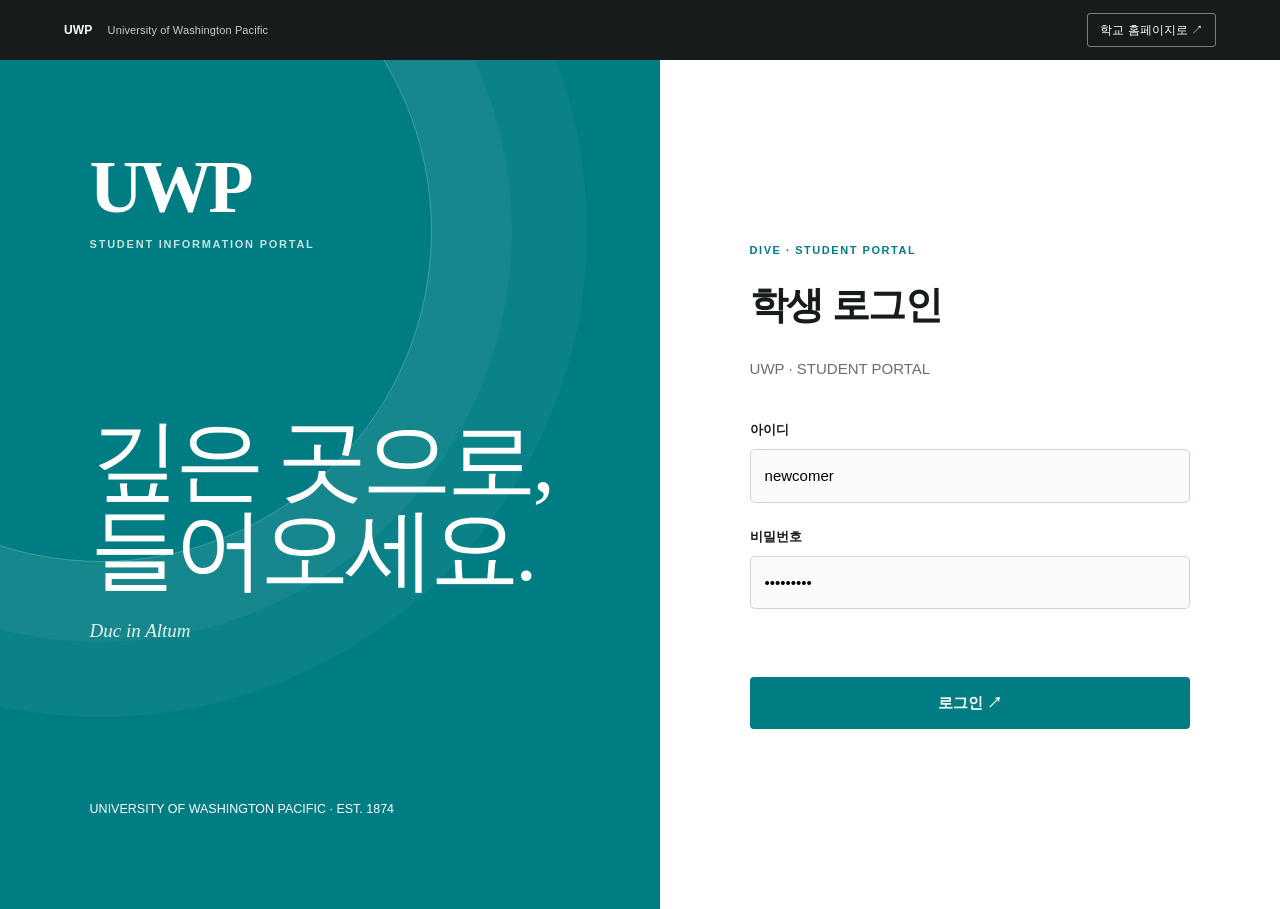
<file: portal.html>
<!doctype html><html lang="ko"><head><meta charset="utf-8"><meta name="viewport" content="width=device-width,initial-scale=1"><meta name="theme-color" content="#007C83"><title>DIVE | 더피 학생 포털</title><link rel="stylesheet" href="student.css"></head><body>
<div class="top"><div class="top-inner"><a href="index.html" class="topbrand">UWP <small>University of Washington Pacific</small></a><a href="index.html" class="chip">학교 홈페이지로 ↗</a></div></div>
<section id="login" class="login-bg"><div class="login-art"><div><div class="monogram serif">UWP</div><p class="eyebrow" style="color:#C4E2DE;letter-spacing:.16em">STUDENT INFORMATION PORTAL</p></div><div><h1>깊은 곳으로,<br>들어오세요.</h1><p class="serif" style="font-size:19px;font-style:italic">Duc in Altum</p></div><small>UNIVERSITY OF WASHINGTON PACIFIC · EST. 1874</small></div>
<div class="login-panel"><span class="eyebrow">DIVE · STUDENT PORTAL</span><h2>학생 로그인</h2><p class="muted">UWP · STUDENT PORTAL</p><form id="login-form"><label for="user">아이디</label><input class="field" id="user" name="user" autocomplete="off" required value="newcomer"><label for="pass">비밀번호</label><input class="field" type="password" id="pass" name="pass" autocomplete="off" required value="duppy1874"><p class="error" id="login-error" role="alert"></p><button class="primary full" type="submit">로그인 ↗</button></form></div></section>
<div id="dashboard" class="portal-layout hidden"><aside class="side"><div class="eyebrow" style="padding:0 14px">MY UNIVERSITY</div><h2 class="side-title">DIVE</h2><nav aria-label="포털 메뉴"><button data-panel="home" class="active">대시보드</button><button data-panel="calendar">학사·행사 일정</button><button data-panel="housing">기숙사·아파트</button><button data-panel="campus">교내 시설</button><button data-panel="greek">Greek Row 안내</button><button data-panel="inbox" id="inbox-nav">받은 쪽지 <span class="pill">1</span></button></nav><div class="rule"></div><p class="caption">공식 대학 설정을 바탕으로 만든 신입생 체험용 데모.</p><button id="logout" class="tiny muted" style="margin:17px 14px;border:0;background:none">로그아웃 ↗</button></aside><main class="portal-main">
<section class="portal-section active" id="panel-home"><span class="eyebrow">DIVE / 2027 FALL</span><h1>어서 와,<br>여기는 더피야.</h1><p class="lead">신입생용 학교 안내 페이지입니다. 학사 일정, 주거 시설, 교내 생활 정보를 둘러보세요.</p><div class="cards"><button class="tile" data-panel="calendar"><span class="num">09.01</span><span><strong>가을학기 안내</strong><small>학사 일정과 학교 행사 보기 ↗</small></span></button><button class="tile" data-panel="housing"><span class="num">12 + 6</span><span><strong>주거 시설</strong><small>기숙사 12동 · 아파트 6단지 ↗</small></span></button><button class="tile" data-panel="inbox"><span class="num">01</span><span><strong>새로운 쪽지</strong><small>확인하지 않은 메시지가 있어요 ↗</small></span></button></div><div class="module"><span class="eyebrow">UNIVERSITY MOTTO</span><h2 class="serif" style="font-weight:400;font-size:32px;margin:5px 0">Duc in Altum</h2><p>깊은 곳으로 나아가라.</p><p class="fine">누가복음 5:4에서 유래한 학교의 라틴어 모토</p></div></section>
<section class="portal-section" id="panel-calendar"><span class="eyebrow">ACADEMIC YEAR · 2027–2028</span><h1>학사·행사 일정</h1><p class="lead">더피는 가을·봄 2학기제 대학이에요. 기존에 구성한 학사 일정 전체를 <strong>확정</strong>과 <strong>일정안</strong>으로 나눠 표시해요.</p><div class="notice">개교기념일: 1874년 설립 사실은 확정, 정확한 월일은 아직 미정이에요.</div><div class="module"><div class="list-row"><time>2027.09.01</time><div><strong>가을학기 개강</strong><p>확정</p></div></div><div class="list-row"><time>2027.09.06</time><div><strong>노동절 휴강</strong><p>일정안</p></div></div><div class="list-row"><time>2027.10 중순</time><div><strong>중간고사 기간</strong><p>일정안</p></div></div><div class="list-row"><time>2027.10.23</time><div><strong>홈커밍</strong><p>확정 · 학교 행사</p></div></div><div class="list-row"><time>2027.11.06</time><div><strong>에타 파이 델타 자선 갈라</strong><p>확정 · 학생 조직 행사</p></div></div><div class="list-row"><time>2027.11.24–26</time><div><strong>추수감사절 휴강</strong><p>일정안</p></div></div><div class="list-row"><time>2027.12.13–17</time><div><strong>가을학기 기말고사</strong><p>일정안</p></div></div><div class="list-row"><time>2027.12.18–2028.01.11</time><div><strong>겨울방학</strong><p>일정안</p></div></div><div class="list-row"><time>2028.01.12</time><div><strong>봄학기 개강</strong><p>일정안</p></div></div><div class="list-row"><time>2028.03.06–10</time><div><strong>봄방학</strong><p>일정안</p></div></div><div class="list-row"><time>2028.04.27–05.04</time><div><strong>봄학기 기말고사</strong><p>일정안</p></div></div><div class="list-row"><time>2028년 5월 초</time><div><strong>학위수여식</strong><p>일정안</p></div></div><div class="list-row"><time>2028년 여름</time><div><strong>여름학기 선택 운영</strong><p>운영 방향 · 세부 날짜 미정</p></div></div></div><p class="fine">※ 확정된 개강·행사 날짜 외의 시험·휴강·방학·학위수여식 날짜는 미국 2학기제 대학을 참고한 제안안으로, 향후 설정에 따라 조정될 수 있어요.</p></section>
<section class="portal-section" id="panel-housing"><span class="eyebrow">CAMPUS HOUSING</span><h1>기숙사와<br>대학 아파트</h1><p class="lead">북쪽 5동, 서쪽 7동 기숙사와 대학 운영 아파트 6단지의 위치·명칭 구성안이에요. 실제 배정·비용·정원은 미확정입니다.</p><div class="tabs"><button class="active" data-housing="north">북쪽 기숙사 5동</button><button data-housing="west">서쪽 기숙사 7동</button><button data-housing="apartments">대학 아파트 6곳</button></div><div class="unit-grid" id="housing-list"></div></section>
<section class="portal-section" id="panel-campus"><span class="eyebrow">CAMPUS SERVICES</span><h1>캠퍼스 시설 안내</h1><p class="lead">학교 내부 시설의 위치는 실제 지도가 아닌 세계관 기본 배치를 따른 구성안입니다.</p><div class="unit-grid" id="facility-list"></div></section>
<section class="portal-section" id="panel-greek"><span class="eyebrow">NORTH CAMPUS / GREEK ROW</span><h1>Greek Row 안내</h1><p class="lead">프래터니티와 소로리티의 하우스가 모여 있는 북쪽 대학가. 학생 조직의 전용 거주·교류 공간이지만, 기숙사 12동에는 포함되지 않아요.</p><div class="unit-grid"><article class="unit"><strong>Eta Pi Delta House</strong><small>ΗΠΔ · 에타 파이 델타<br>오래된 남학생 프래터니티 하우스</small></article><article class="unit"><strong>Gamma Sigma Tau House</strong><small>ΓΣΤ · 감마 시그마 타우<br>유서 깊은 소로리티 하우스</small></article></div><div class="notice">그 외에도 여러 학생 조직의 하우스가 있어요. 건물별 주소·외관·수용 인원은 아직 확정되지 않았어요.</div></section>
<section class="portal-section" id="panel-inbox"><span class="eyebrow">STUDENT MESSAGES</span><h1>받은 쪽지</h1><p class="lead">새로운 학생 생활의 첫 메시지가 도착했어요.</p><div class="letter"><span class="pill">새 쪽지</span><p class="sender">보낸 사람: 익명의 선배 · 2027.10.23</p><div class="body">신입생이야?<br><br>학교 홈페이지랑 포털만 보면 더피가 세상 얌전한 대학인 줄 알지ㅋㅋㅋㅋ<br><br>근데 우리끼리 쓰는 게시판이 하나 있어. 학교에서 운영하는 곳은 아니고, 그냥 학생들끼리 떠드는 곳.<br><br>궁금하면 한번 들어가 봐. 다만 올라오는 말은 절반쯤 걸러 들어야 해.</div><a href="underground.html" id="secret-link">비공식 게시판 주소 열기 ↗</a><p class="fine">이 링크는 공식 학교 메뉴에는 노출되지 않습니다.</p></div></section>
</main></div>
<script src="portal.js"></script></body></html>
</file>
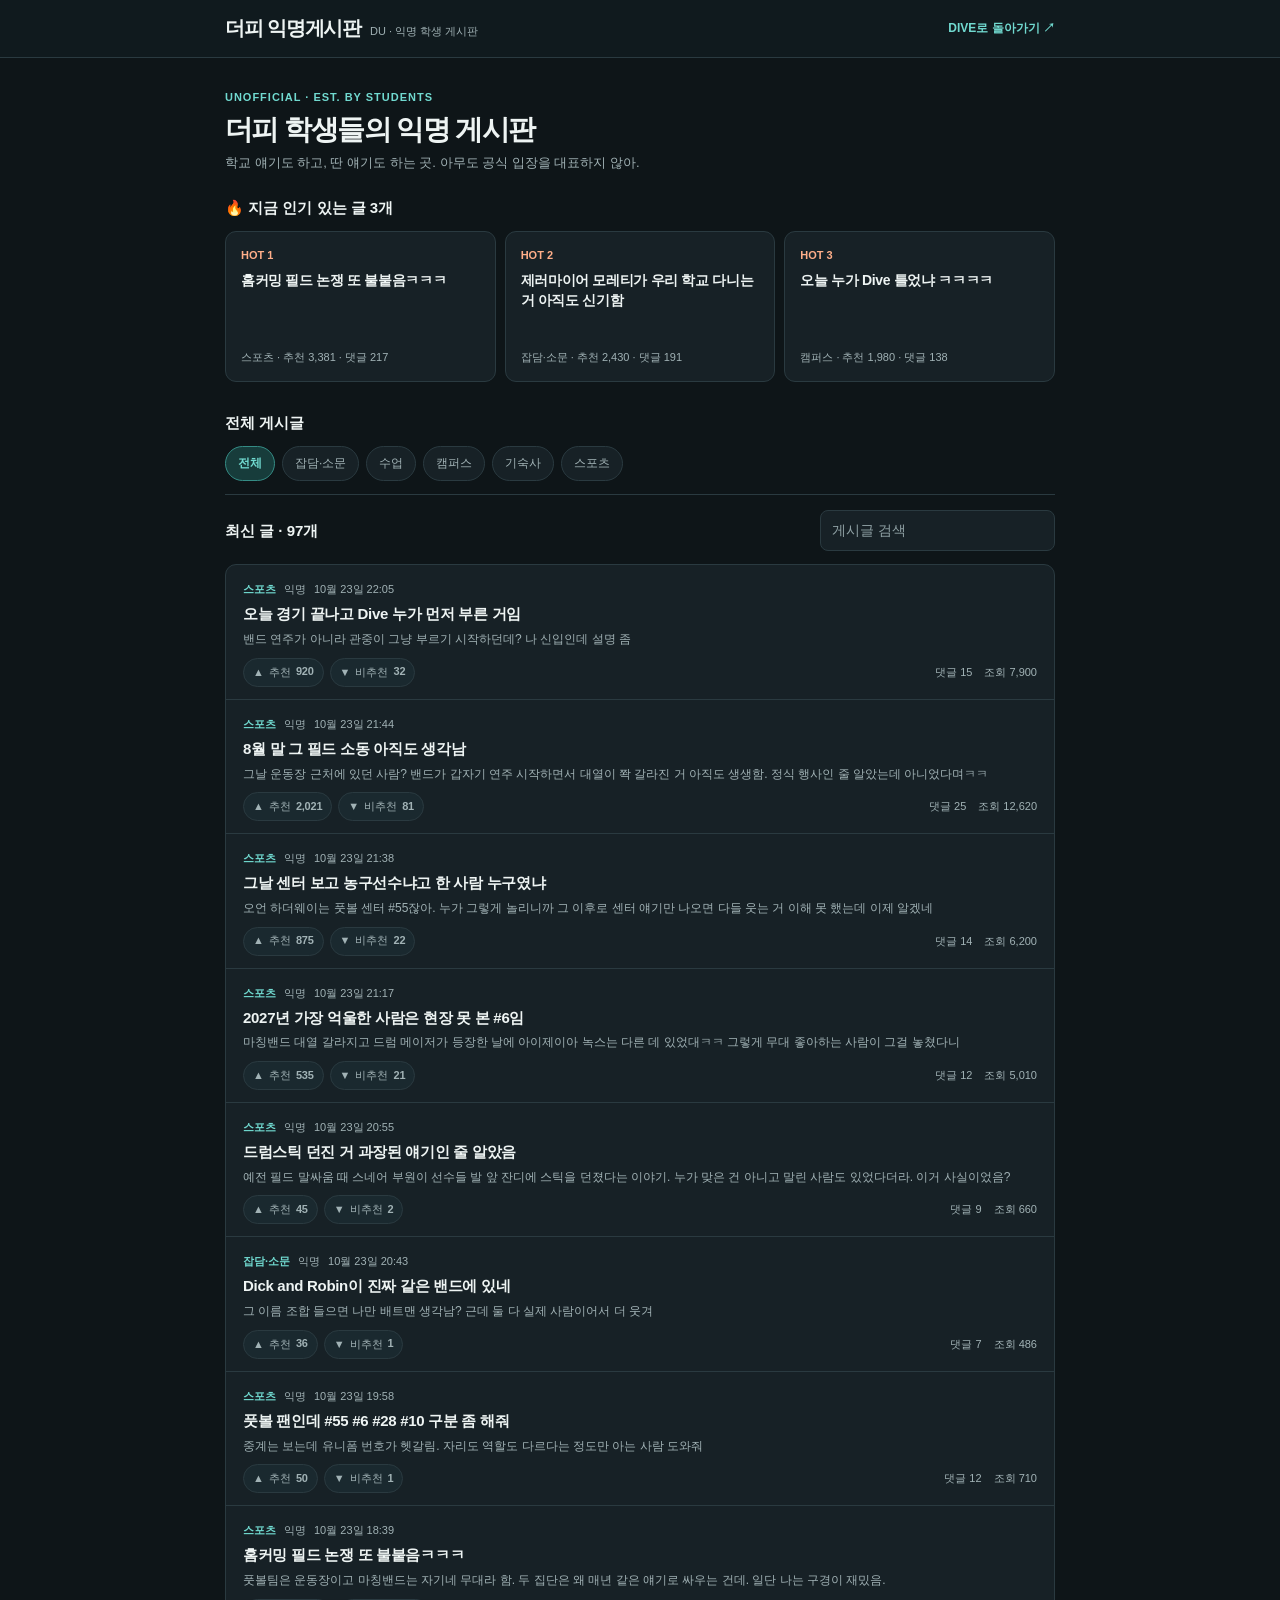
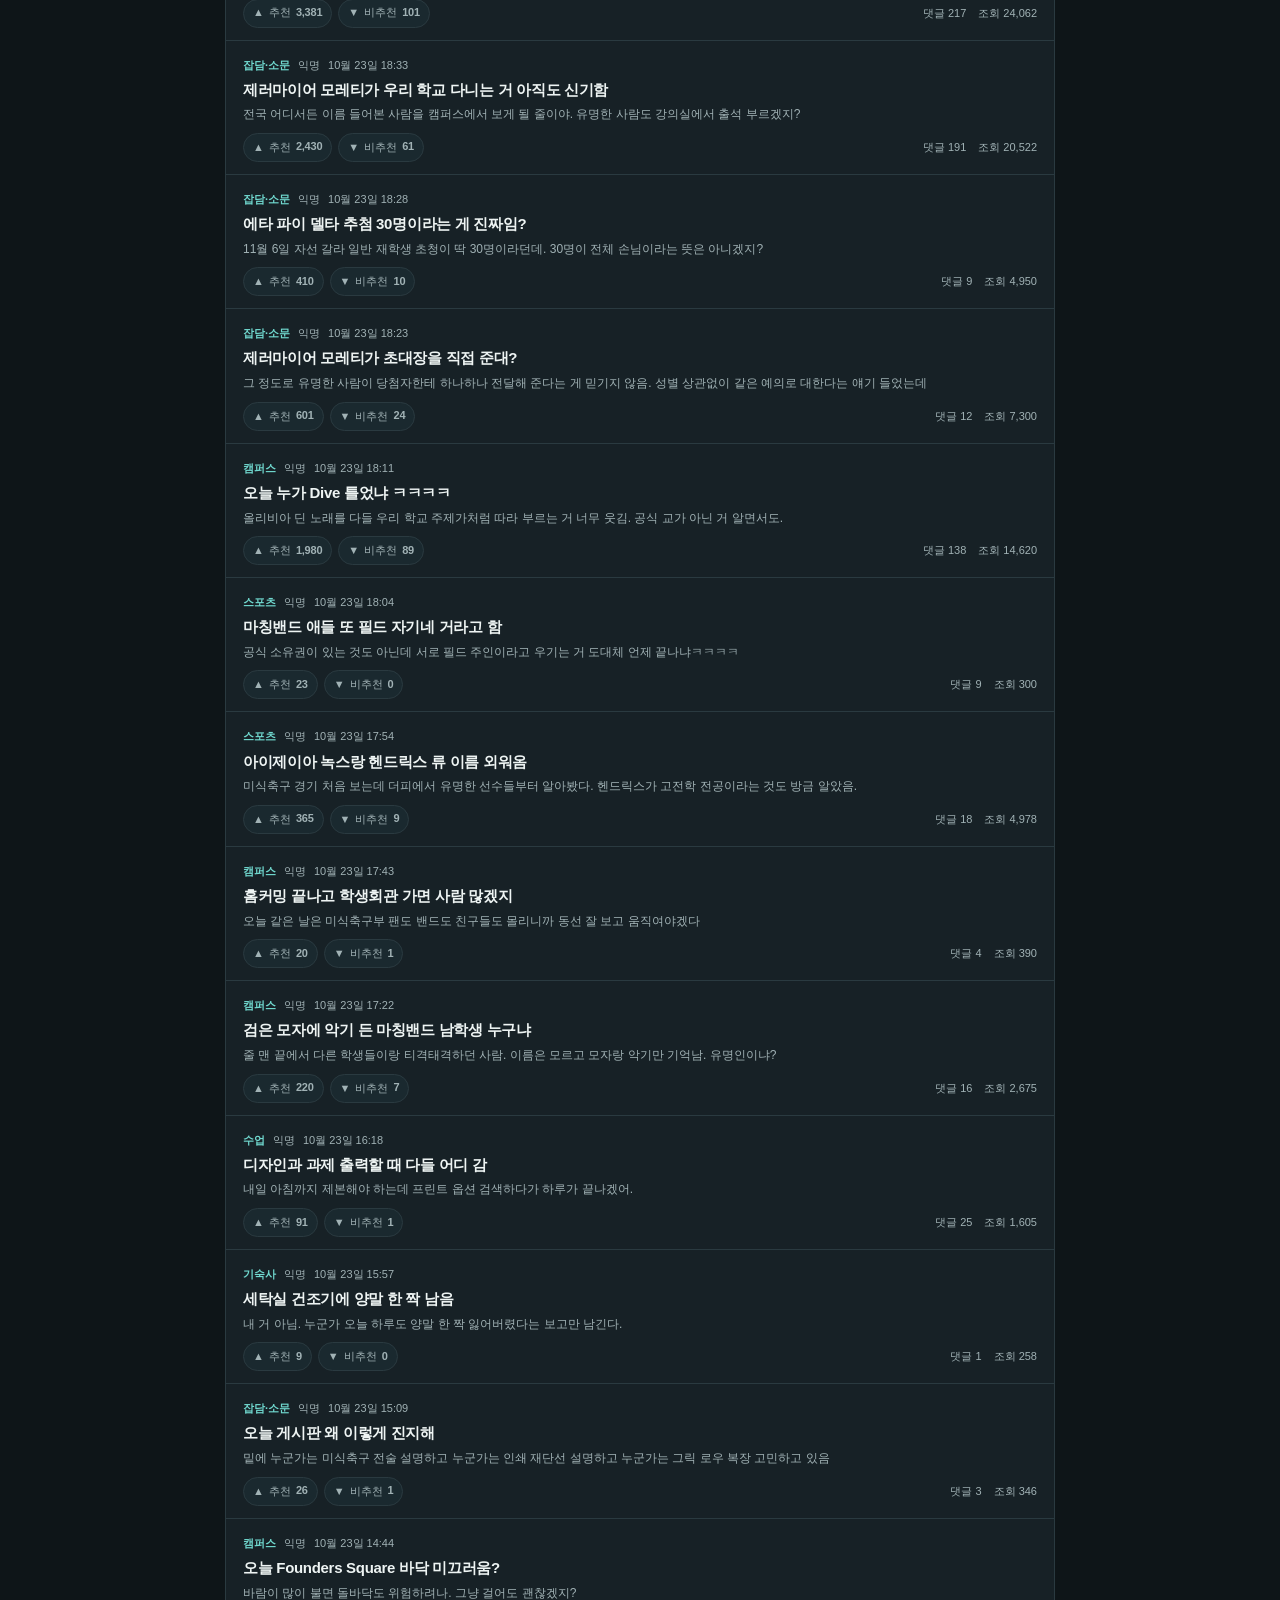
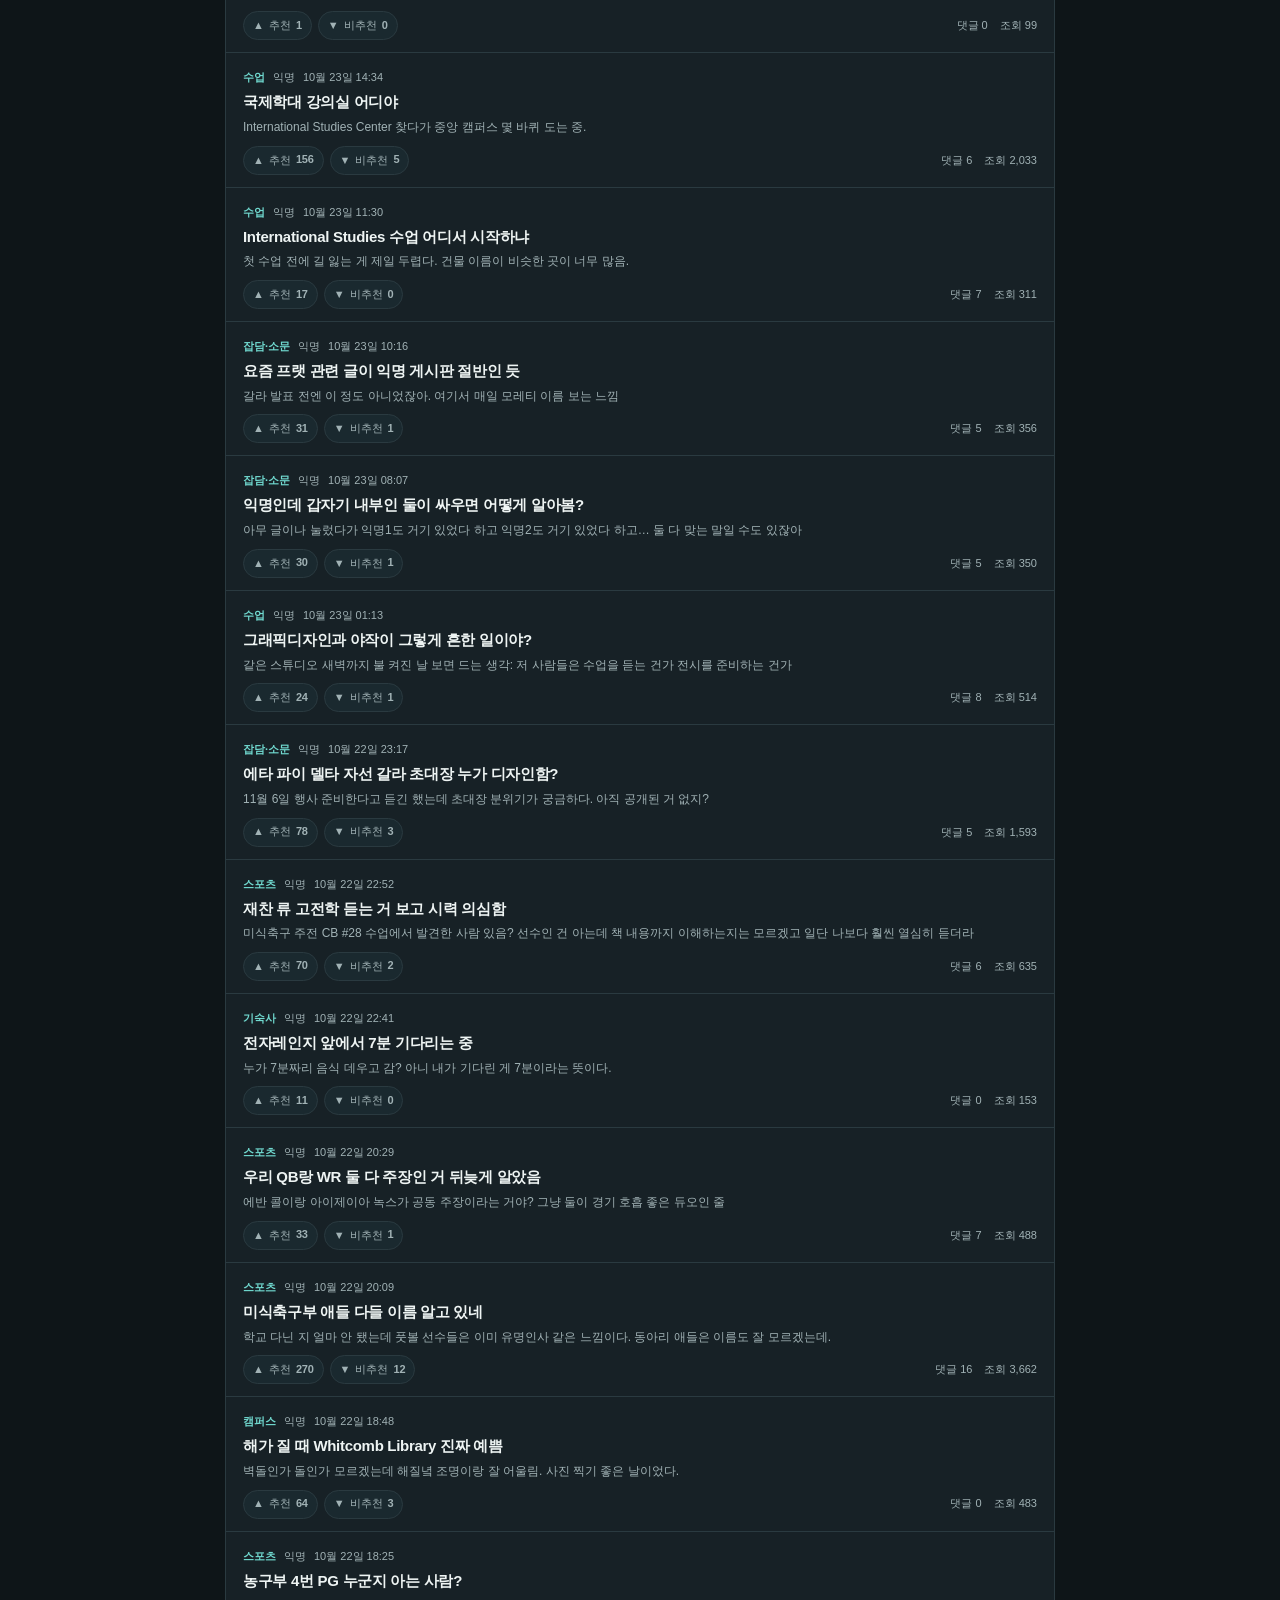
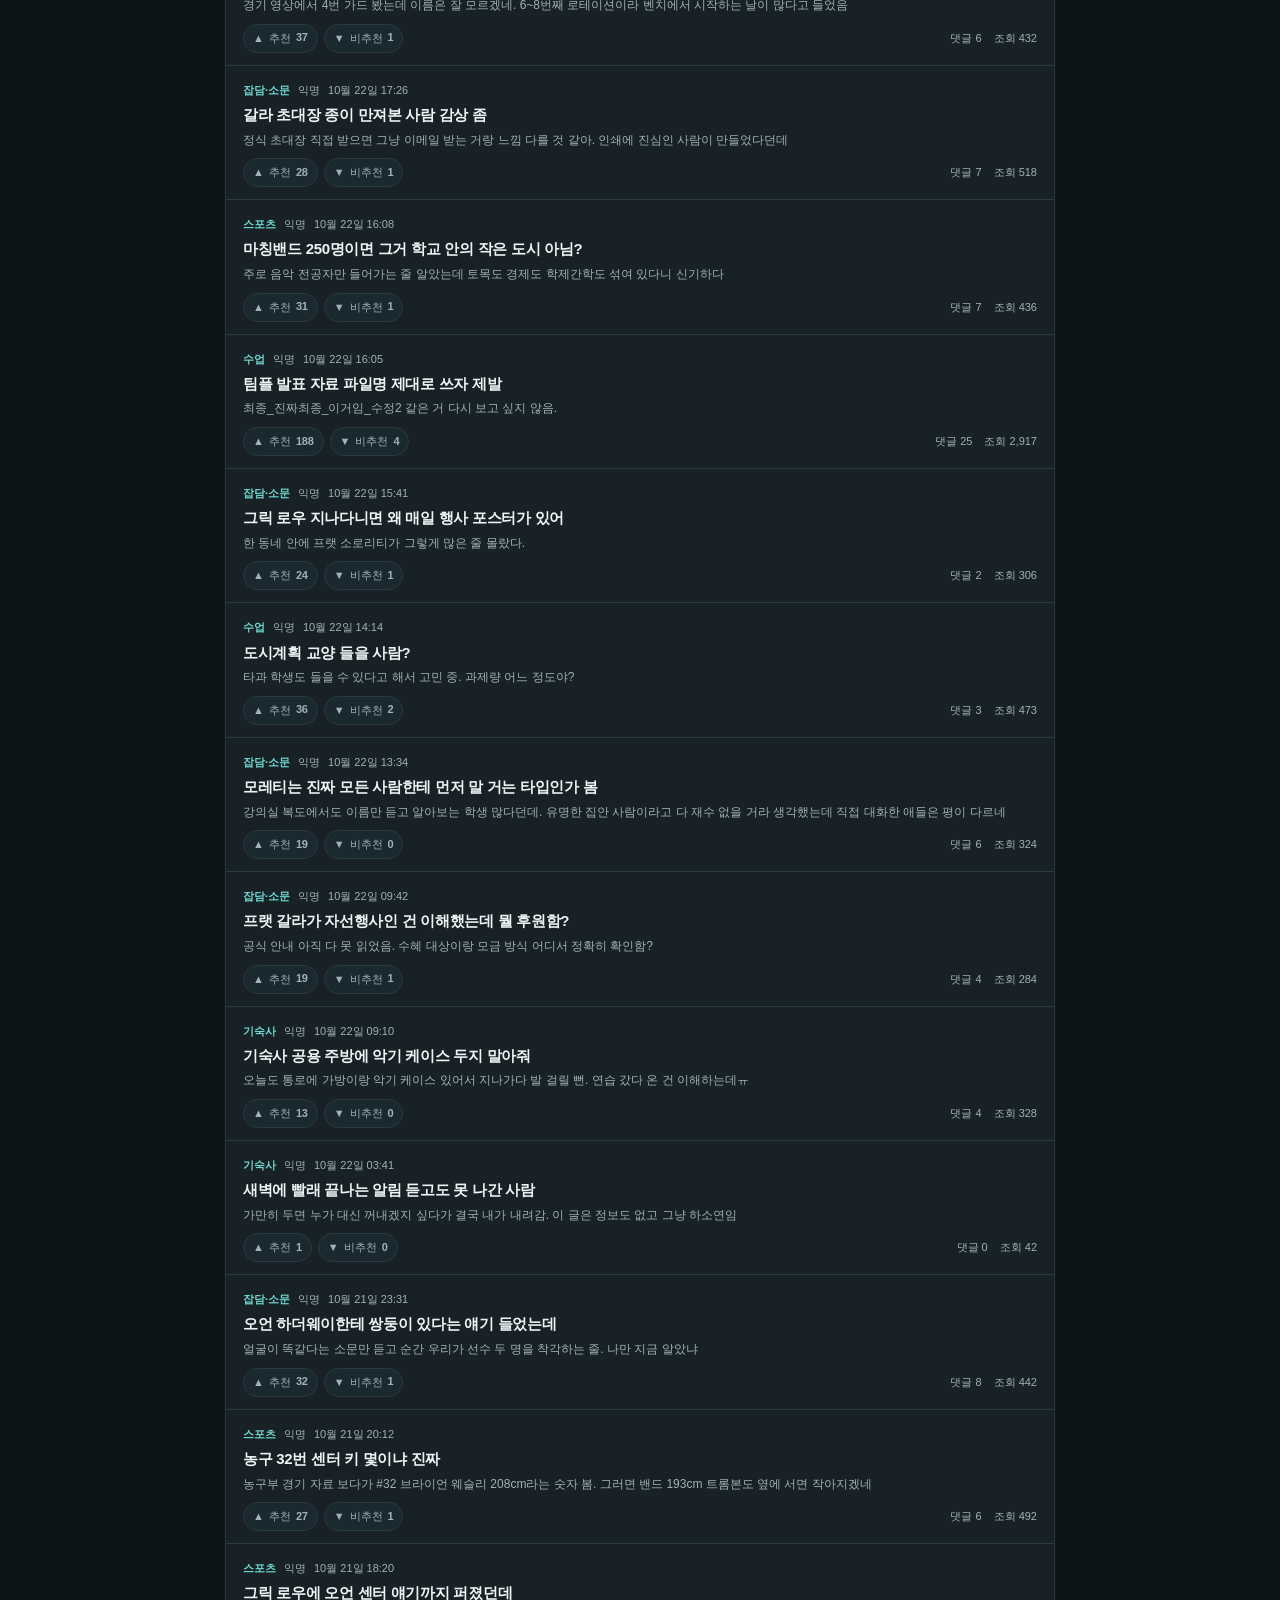
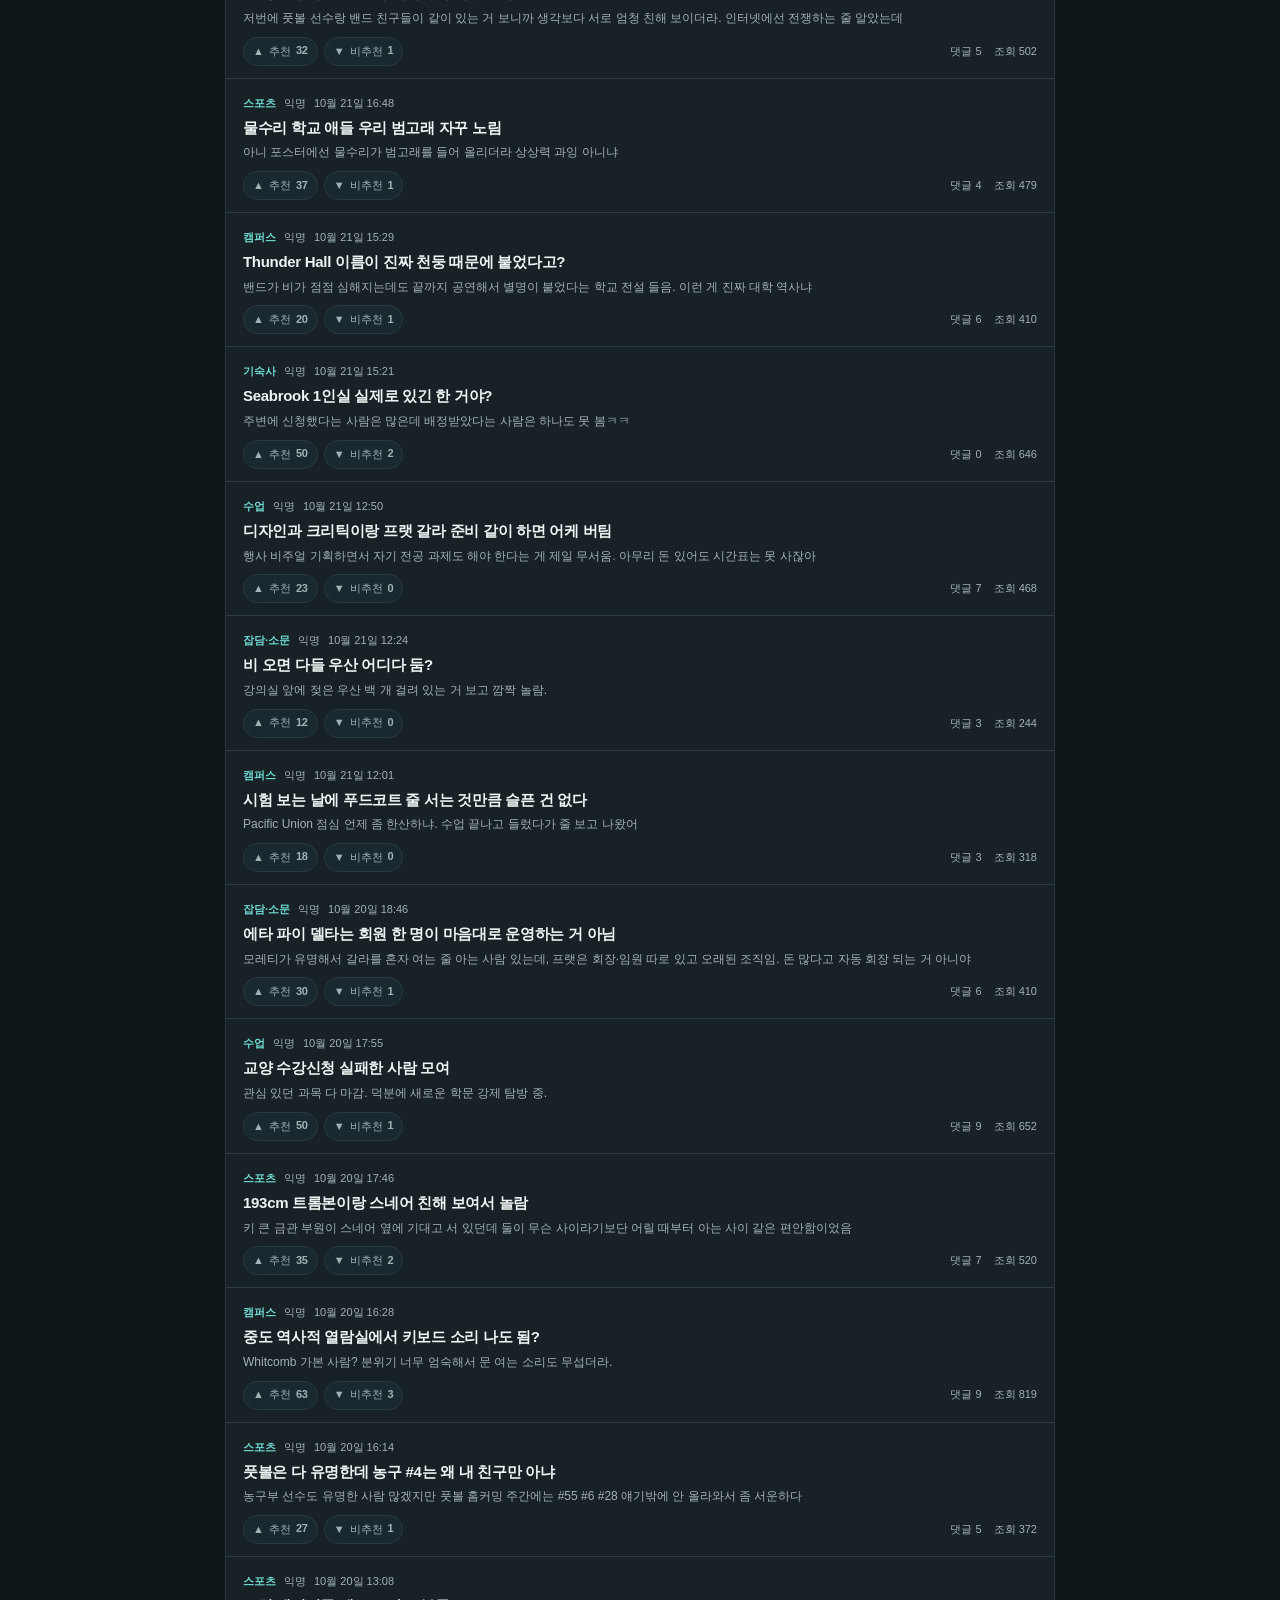
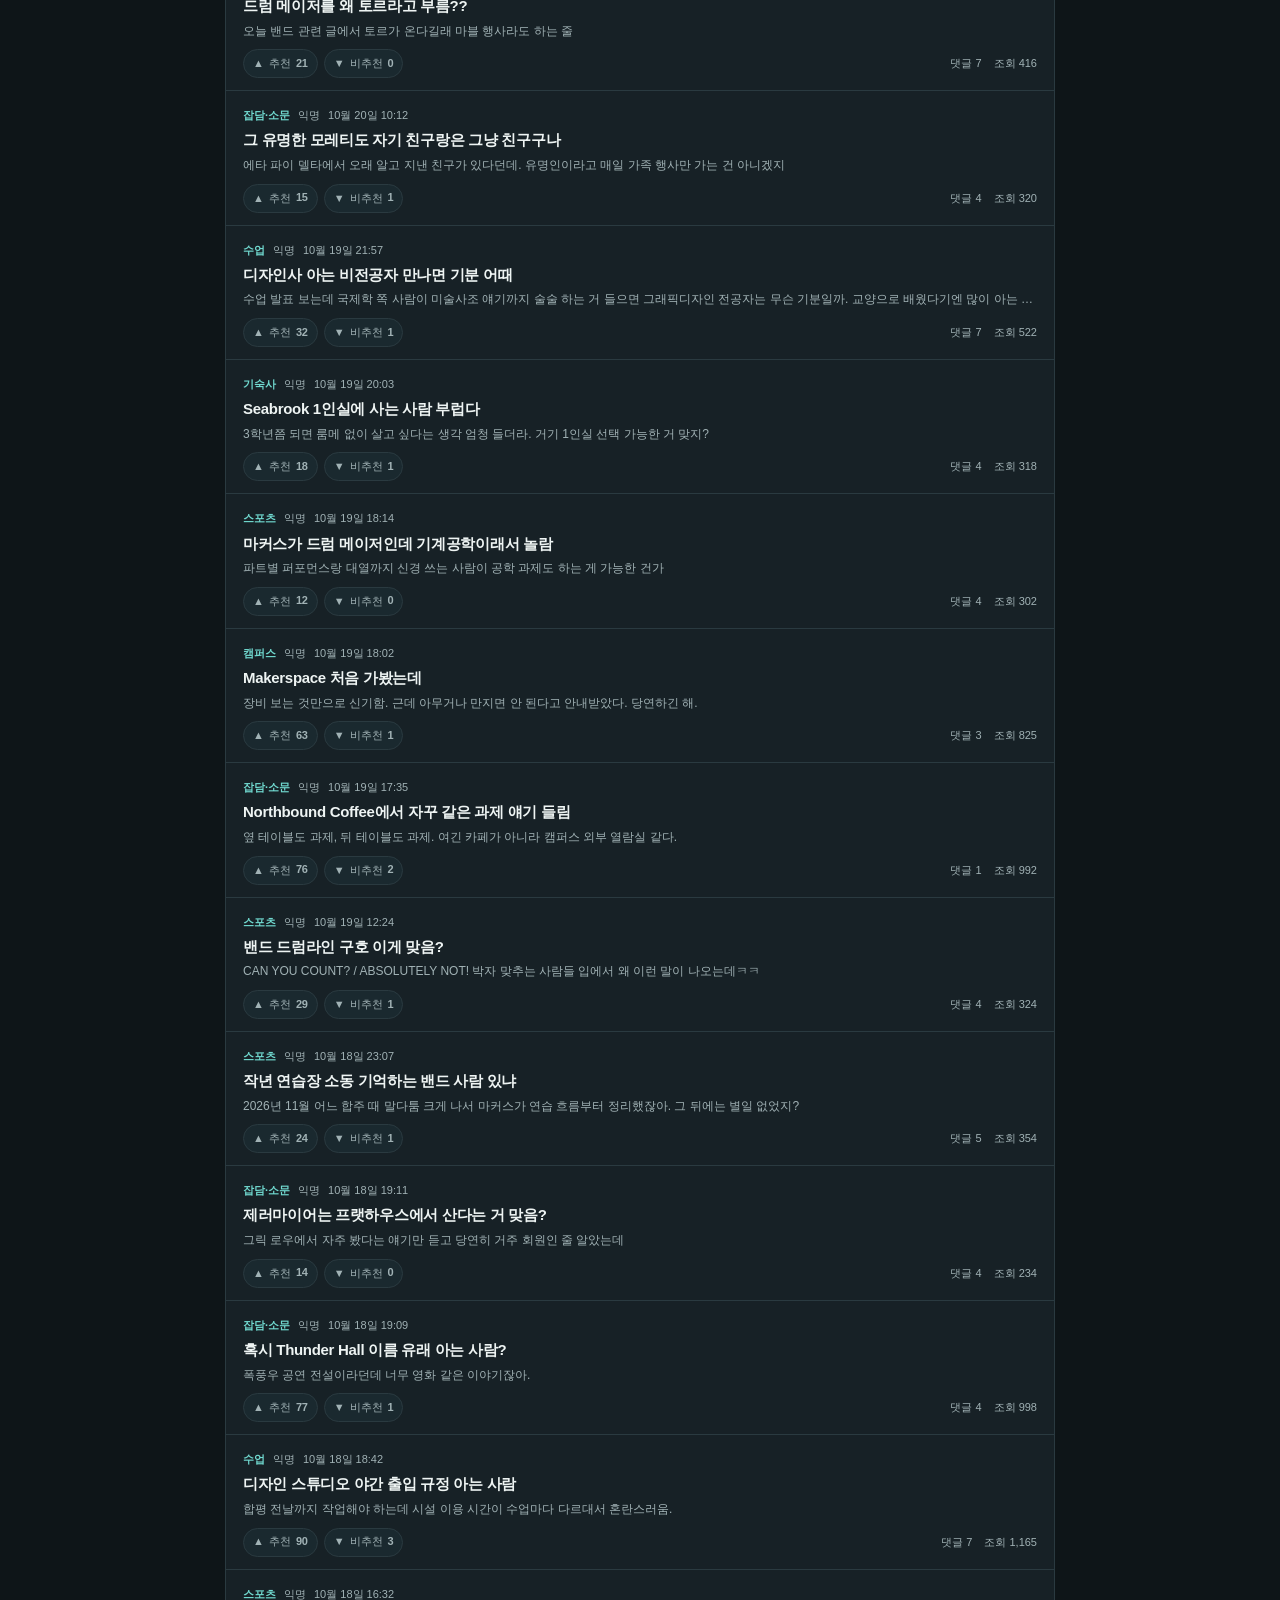
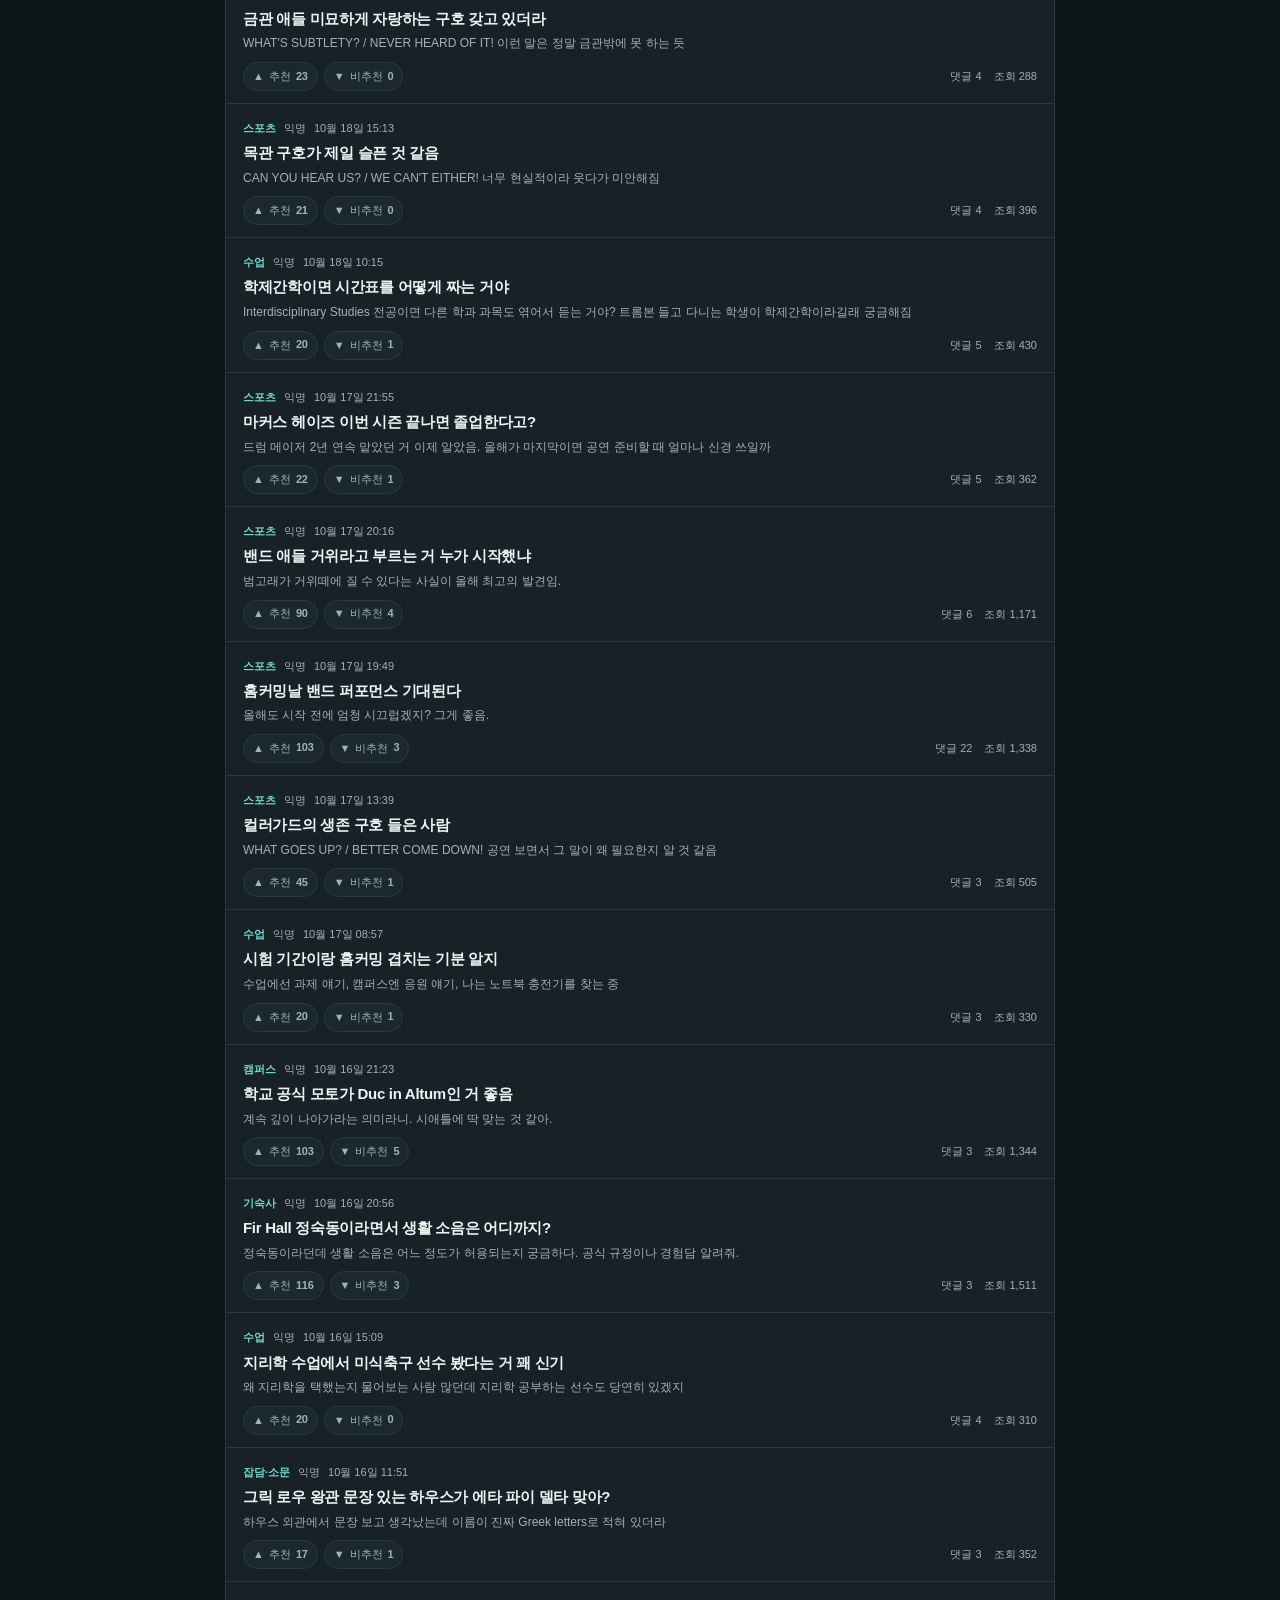
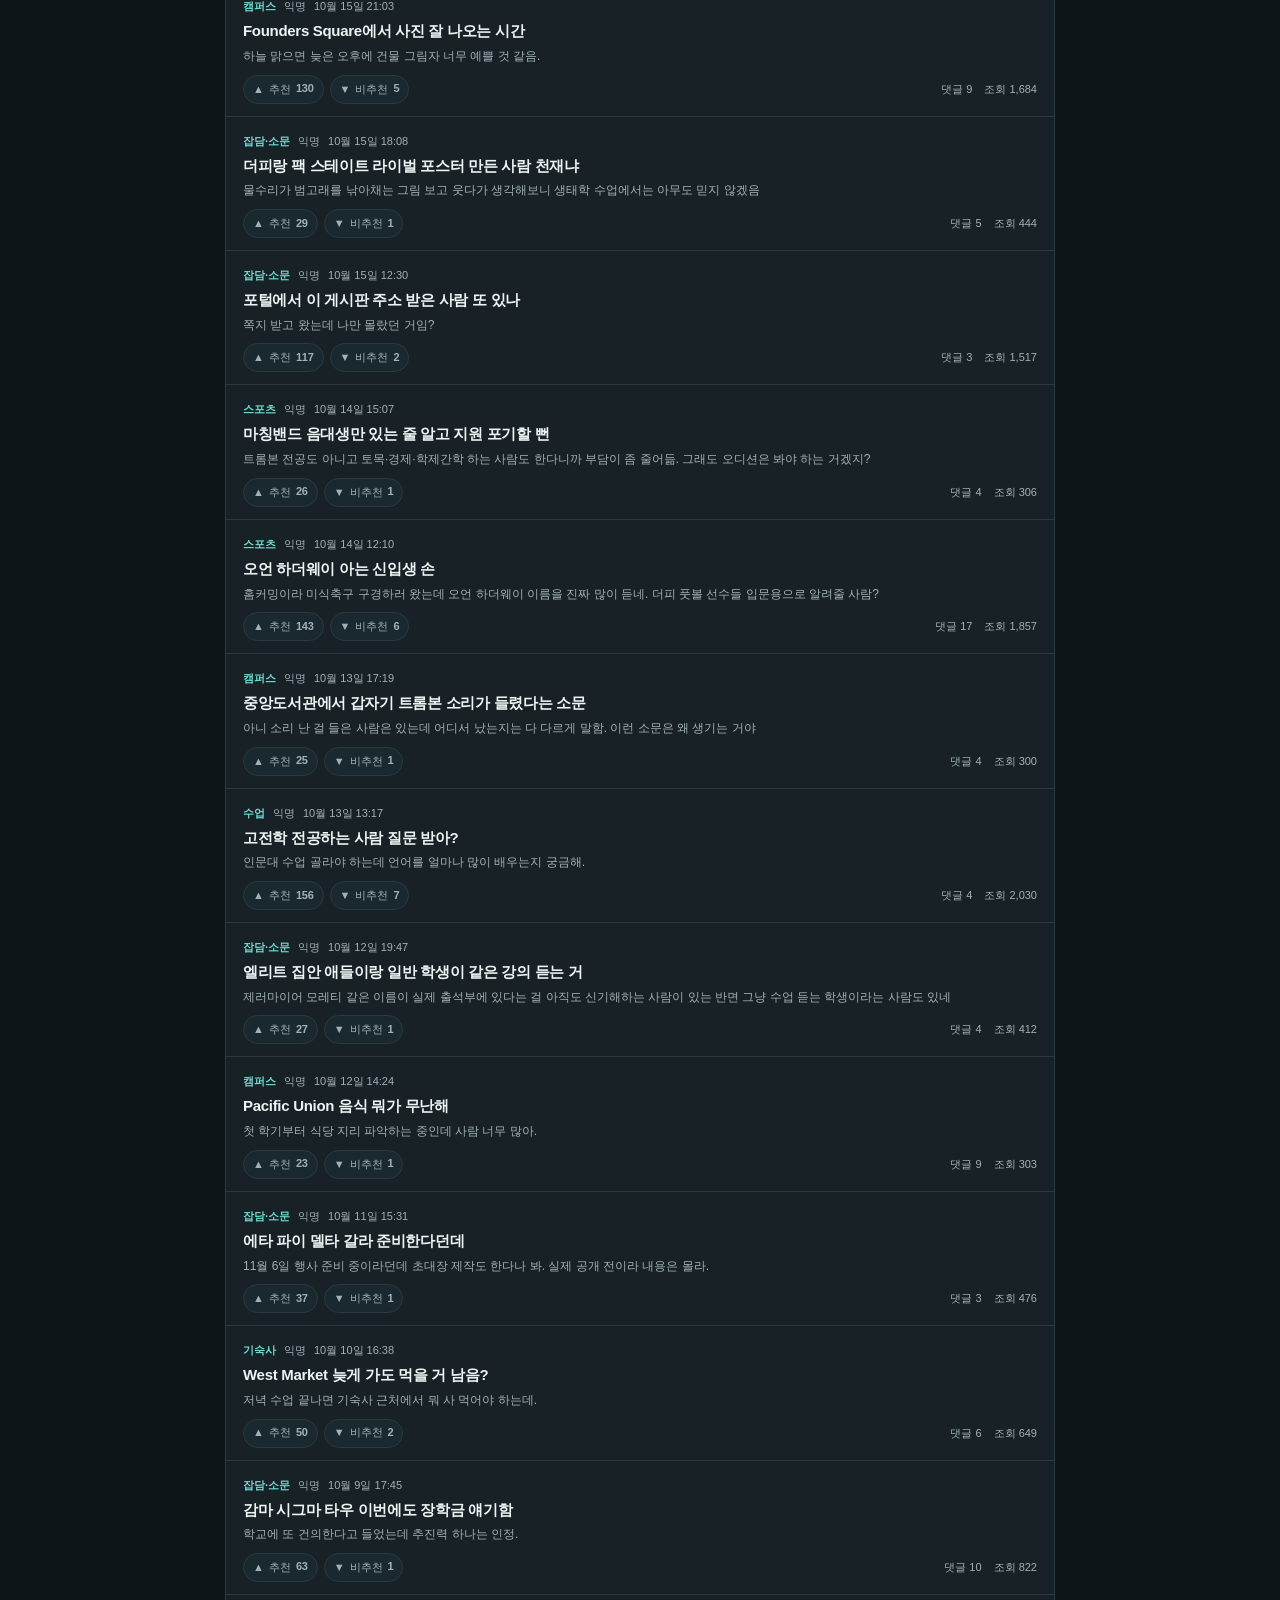
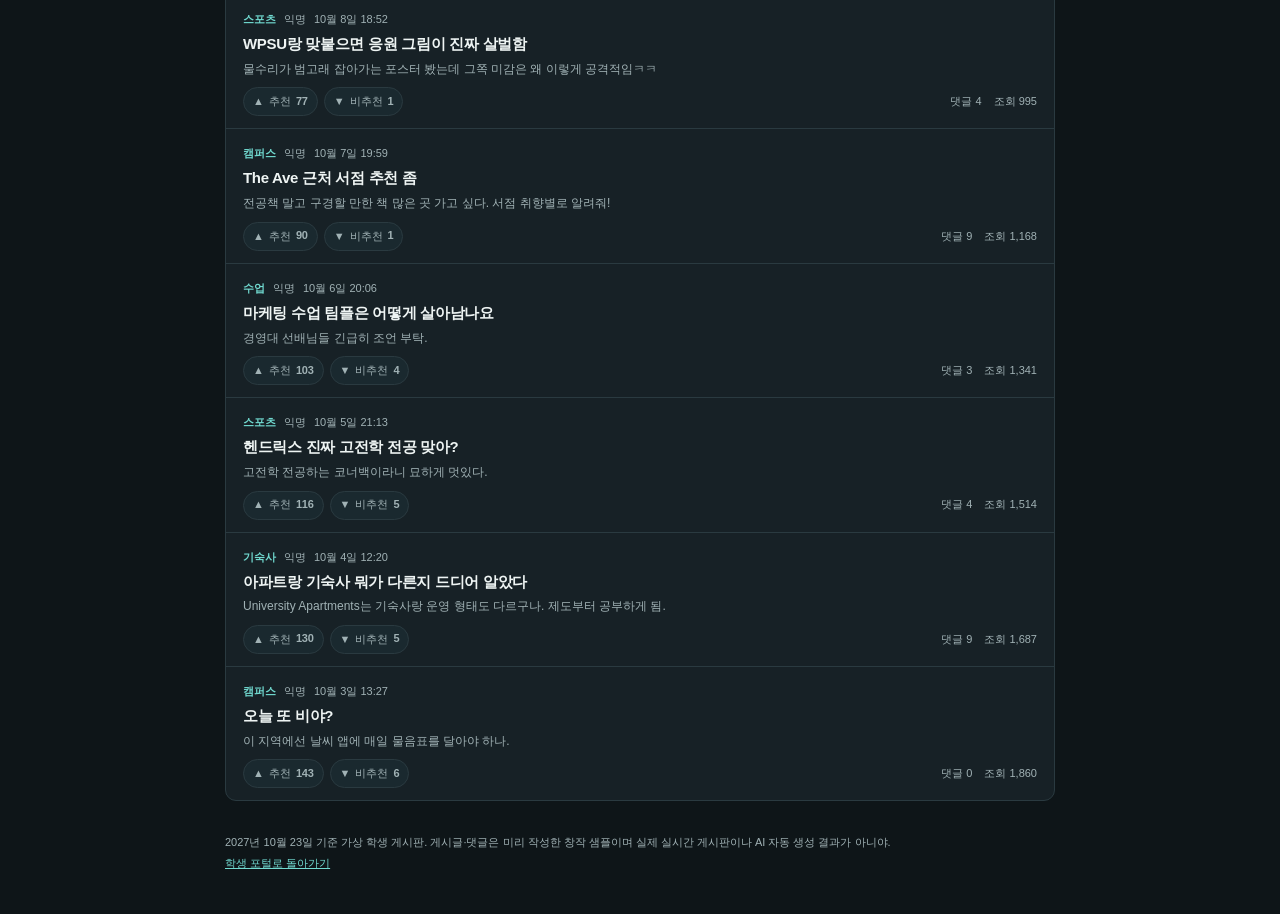
<file: underground.html>
<!doctype html>
<html lang="ko"><head><meta charset="utf-8"><meta name="viewport" content="width=device-width,initial-scale=1">
<meta name="theme-color" content="#0e1518"><meta name="description" content="더피 학생들의 비공식 익명 커뮤니티 — 세계관 체험용 정적 게시판">
<title>더피 익명게시판 · 비공식 학생 커뮤니티</title>
<style>

:root{color-scheme:dark;--bg:#0e1518;--paper:#172126;--paper-hover:#1e2c31;--line:#2a3a40;--text:#eef4f3;--muted:#a1b2b5;--teal:#71dad0;--pale:#173c3b;--hot:#ffae89;--bad:#efa0a8}
*,*::before,*::after{box-sizing:border-box}
html{width:100%;max-width:100%;overflow-x:clip}
body{margin:0;max-width:100%;overflow-x:clip;background:var(--bg);color:var(--text);font:14px/1.55 -apple-system,BlinkMacSystemFont,'Apple SD Gothic Neo','Malgun Gothic',sans-serif}
button,input{font:inherit}button{cursor:pointer}a{color:inherit;text-decoration:none}button:focus-visible,a:focus-visible,input:focus-visible{outline:2px solid var(--teal);outline-offset:3px}
.board-wrap{width:100%;max-width:870px;min-width:0;margin:0 auto;padding:0 20px}
.topline{background:#101a1e;border-bottom:1px solid var(--line)}.topline .board-wrap{display:flex;align-items:center;justify-content:space-between;gap:10px;min-height:57px}.sitebrand{display:flex;align-items:baseline;gap:9px;min-width:0}.sitebrand strong{font-size:20px;font-weight:850;letter-spacing:-.06em;white-space:nowrap}.sitebrand small{font-size:11px;color:var(--muted);white-space:nowrap}.back{font-size:12px;color:var(--teal);font-weight:700;white-space:nowrap}
.board-head{padding:31px 0 22px}.board-head .eyebrow{font-size:11px;font-weight:700;color:var(--teal);letter-spacing:.09em}.board-head h1{font-size:28px;letter-spacing:-.055em;line-height:1.23;margin:7px 0 6px}.board-head p{font-size:13px;margin:0;color:var(--muted)}
.hot-section{margin-bottom:29px}.section-title{font-size:15px;font-weight:800;margin:0 0 12px;display:flex;align-items:center;gap:7px}.hot-list{display:grid;grid-template-columns:repeat(3,minmax(0,1fr));gap:9px}.hot-card{display:flex;flex-direction:column;min-width:0;text-align:left;border:1px solid var(--line);border-radius:11px;background:var(--paper);padding:15px;gap:7px;min-height:151px;color:var(--text)}.hot-card:hover,.post:hover{background:var(--paper-hover)}.hot-rank{color:var(--hot);font-weight:800;font-size:11px}.hot-card strong{font-size:14px;line-height:1.42;letter-spacing:-.025em;overflow-wrap:anywhere}.hot-card .hot-meta{font-size:11px;color:var(--muted);margin-top:auto}
.feed-control{border-bottom:1px solid var(--line);padding-bottom:13px}.categories{display:flex;flex-wrap:wrap;gap:7px}.categories button{white-space:nowrap;background:var(--paper);border:1px solid var(--line);border-radius:20px;padding:7px 12px;font-size:12px;color:var(--muted)}.categories button.active{background:var(--pale);color:var(--teal);border-color:#358c85;font-weight:750}.search-row{display:flex;gap:10px;align-items:center;justify-content:space-between;margin:15px 0 13px}.search-row strong{font-size:15px}.search{width:min(100%,235px);min-width:0;border:1px solid var(--line);border-radius:8px;background:var(--paper);color:var(--text);padding:9px 11px}.search::placeholder{color:#90a2a5}
.post-list{background:var(--paper);border:1px solid var(--line);border-radius:11px;overflow:hidden;min-width:0}.post{display:block;min-width:0;border-bottom:1px solid var(--line);padding:0 17px}.post:last-child{border-bottom:0}.post-open{display:block;background:transparent;width:100%;min-width:0;border:0;padding:16px 0 3px;text-align:left;color:inherit}.post .meta{color:var(--muted);font-size:11px;display:flex;gap:8px;align-items:center;flex-wrap:wrap}.tag{color:var(--teal);font-weight:750}.post strong{display:block;font-size:15px;font-weight:730;line-height:1.45;letter-spacing:-.02em;margin:5px 0;overflow-wrap:anywhere}.excerpt{font-size:12px;color:var(--muted);white-space:nowrap;text-overflow:ellipsis;overflow:hidden;max-width:100%}.post-bottom{display:flex;align-items:center;justify-content:space-between;gap:10px;padding:6px 0 12px;flex-wrap:wrap}.post-stats{font-size:11px;color:var(--muted);display:flex;gap:12px}.post-open:hover strong{text-decoration:underline;text-decoration-color:#4c7775;text-underline-offset:2px}.nothing{padding:40px 15px;text-align:center;color:var(--muted)}
.vote-bar{display:flex;align-items:center;gap:6px;flex-wrap:wrap}.vote-button{display:inline-flex;align-items:center;justify-content:center;gap:5px;border:1px solid var(--line);background:#1a292f;color:var(--muted);border-radius:20px;padding:5px 9px;font-size:11px;line-height:1.2;min-height:29px;white-space:nowrap}.vote-button strong{font-size:11px;font-weight:750;margin:0;color:inherit}.vote-button:hover{background:#263a40;color:var(--text)}.vote-button.up.chosen{border-color:#368c80;background:#17463f;color:#8ee8cf}.vote-button.down.chosen{border-color:#855058;background:#47242e;color:#ffb7bf}.comment-vote{margin-top:7px}.comment-vote .vote-button{font-size:10px;min-height:26px;padding:4px 8px}.comment-vote .vote-button strong{font-size:10px}
.footer{font-size:11px;color:var(--muted);padding:31px 0 40px;line-height:1.9}.footer a{color:var(--teal);text-decoration:underline}
.overlay{position:fixed;inset:0;z-index:20;background:#020708da;display:flex;justify-content:center;align-items:center;padding:20px}.overlay[hidden]{display:none}.dialog{background:#172126;color:var(--text);border:1px solid #3c5559;width:min(100%,740px);min-width:0;max-height:92dvh;overflow-y:auto;overflow-x:hidden;border-radius:12px;padding:25px 26px;box-shadow:0 20px 90px #000b;overscroll-behavior:contain}.dialog-bar{display:flex;justify-content:space-between;align-items:center;border-bottom:1px solid var(--line);padding-bottom:12px;gap:10px}.dialog-bar span{font-size:12px;color:var(--muted)}.close{border:1px solid var(--line);background:#25363a;color:var(--text);border-radius:8px;padding:7px 11px;flex:0 0 auto}.detail-head{margin:21px 0 25px}.detail-date{font-size:11px;color:var(--muted);margin-top:5px}.detail-head h2{font-size:23px;line-height:1.35;letter-spacing:-.035em;margin:9px 0 11px;overflow-wrap:anywhere}.detail-head p{font-size:14px;white-space:pre-line;line-height:1.86;margin:0 0 15px;overflow-wrap:anywhere}.comment-header{padding:14px 0;border-bottom:1px solid var(--line);font-size:14px;font-weight:800}.comment-header small{font-size:11px;color:var(--muted);font-weight:400;margin-left:5px}.comment{padding:12px 0 11px;border-bottom:1px solid #26363a;min-width:0}.comment .author{font-size:11px;color:var(--teal);margin-bottom:5px;font-weight:700;display:flex;gap:11px;flex-wrap:wrap}.reply-quantity{color:var(--muted);font-weight:400}.comment p{margin:0;font-size:13px;line-height:1.7;overflow-wrap:anywhere}.replies{border-left:2px solid #3e6666;margin:12px 0 1px 5px;padding-left:14px;min-width:0}.replies[hidden]{display:none!important}.replies .comment{border-bottom:0;padding:9px 0 6px}.replies .replies{margin-top:7px}.more{border:0;background:none;color:var(--teal);font-size:12px;padding:9px 0;font-weight:750}.pager{border:1px solid var(--line);border-radius:7px;background:#213438;padding:9px 16px;color:var(--teal);font-weight:750;margin:18px 0 4px;max-width:100%}.pager[hidden]{display:none!important}
@media(max-width:640px){.board-wrap{padding:0 14px}.sitebrand small{display:none}.board-head{padding:24px 0 18px}.board-head h1{font-size:24px}.hot-list{grid-template-columns:1fr;gap:6px}.hot-card{min-height:0;padding:12px 14px;gap:3px}.hot-card strong{font-size:14px}.hot-meta{margin-top:1px!important}.post{padding:0 13px}.overlay{padding:0;align-items:stretch}.dialog{max-height:100dvh;height:100dvh;width:100%;border:0;border-radius:0;padding:17px 16px}.search-row{flex-wrap:wrap}.search{flex:1;max-width:100%}.footer{padding-bottom:30px}.vote-button{padding:5px 7px}.replies{padding-left:11px}}
@media(max-width:360px){.board-wrap{padding:0 10px}.sitebrand strong{font-size:18px}.back{font-size:11px}.categories button{padding:6px 10px}.post-stats{gap:7px}.vote-button{gap:3px}}
@media(prefers-reduced-motion:reduce){*,*::before,*::after{scroll-behavior:auto!important}}

</style></head>
<body><header class="topline"><div class="board-wrap"><div class="sitebrand"><strong>더피 익명게시판</strong><small>DU · 익명 학생 게시판</small></div><a class="back" href="portal.html">DIVE로 돌아가기 ↗</a></div></header>
<div class="board-wrap"><section class="board-head"><div class="eyebrow">UNOFFICIAL · EST. BY STUDENTS</div><h1>더피 학생들의 익명 게시판</h1><p>학교 얘기도 하고, 딴 얘기도 하는 곳. 아무도 공식 입장을 대표하지 않아.</p></section>
<section class="hot-section" aria-label="인기 게시글"><h2 class="section-title">🔥 지금 인기 있는 글 3개</h2><div class="hot-list" id="hot-list"></div></section>
<section class="feed-control"><h2 class="section-title">전체 게시글</h2><div class="categories" id="categories"><button class="active" data-cat="전체">전체</button><button data-cat="잡담·소문">잡담·소문</button><button data-cat="수업">수업</button><button data-cat="캠퍼스">캠퍼스</button><button data-cat="기숙사">기숙사</button><button data-cat="스포츠">스포츠</button></div></section>
<div class="search-row"><strong id="feed-status">최신 글</strong><input class="search" type="search" id="search" placeholder="게시글 검색" aria-label="게시글 검색"></div>
<main class="post-list" id="posts"></main><footer class="footer">2027년 10월 23일 기준 가상 학생 게시판. 게시글·댓글은 미리 작성한 창작 샘플이며 실제 실시간 게시판이나 AI 자동 생성 결과가 아니야.<br><a href="portal.html">학생 포털로 돌아가기</a></footer></div>
<div class="overlay" id="overlay" hidden role="dialog" aria-modal="true" aria-labelledby="detail-title"><article class="dialog" id="dialog"><div class="dialog-bar"><span>더피 익명 게시판 · 게시글</span><button class="close" id="close" aria-label="게시글 닫기">닫기 ✕</button></div><div id="detail"></div></article></div>
<script src="board.js"></script></body></html>
</file>
<file: student.css>
:root{--teal:#007C83;--ink:#171B1C;--mint:#E9F1EE;--bg:#F7F7F2;--white:#fff;--line:#DDE4DF;--muted:#65716C;--orange:#B64D2B}
*{box-sizing:border-box}html{scroll-behavior:smooth}body{margin:0;font:15px/1.7 -apple-system,BlinkMacSystemFont,"Apple SD Gothic Neo","Malgun Gothic",sans-serif;background:var(--bg);color:var(--ink)}a{color:inherit;text-decoration:none}button,input{font:inherit}button{cursor:pointer}a:focus-visible,button:focus-visible,input:focus-visible{outline:3px solid #2ba0a3;outline-offset:3px}button:disabled{opacity:.5;cursor:not-allowed}.serif{font-family:Georgia,'Times New Roman',serif}.eyebrow{font-size:11px;font-weight:800;letter-spacing:.14em;color:var(--teal);text-transform:uppercase}.muted{color:var(--muted)}.tiny{font-size:12px}.hidden{display:none!important}.fine{font-size:12px;color:var(--muted)}
.top{background:var(--ink);color:white}.top-inner{max-width:1320px;margin:auto;padding:13px clamp(20px,5vw,70px);display:flex;align-items:center;justify-content:space-between;gap:16px}.topbrand{font-weight:800;letter-spacing:.01em;font-size:15px}.topbrand small{font-weight:400;color:#ccc;margin-left:12px;font-size:11px}.top a{font-size:12px;color:white}.top .chip{border:1px solid #73827B;border-radius:3px;padding:6px 12px}
.login-bg{min-height:calc(100vh - 51px);display:grid;grid-template-columns:minmax(0,1fr) minmax(380px,620px)}.login-art{background:var(--teal);color:white;padding:clamp(40px,7vw,110px);display:flex;flex-direction:column;justify-content:space-between;position:relative;overflow:hidden}.login-art:before{content:'';width:660px;height:660px;border:1px solid #ffffff45;border-radius:50%;position:absolute;top:-160px;left:-230px;box-shadow:0 0 0 80px #ffffff0b,0 0 0 155px #ffffff0b}.login-art>*{position:relative}.login-art .monogram{font-size:74px;font-weight:700;letter-spacing:-.06em;line-height:1}.login-art h1{font-family:Georgia,serif;font-size:clamp(54px,7vw,104px);line-height:.99;letter-spacing:-.055em;font-weight:400;margin:20px 0}.login-art p{max-width:420px;color:#E7F3F1}.login-panel{padding:clamp(32px,7vw,110px);background:#fff;display:flex;flex-direction:column;justify-content:center}.login-panel h2{font-size:clamp(28px,3vw,42px);letter-spacing:-.04em;line-height:1.28;margin:20px 0 12px}.login-panel label{font-size:13px;font-weight:750;display:block;margin:23px 0 8px}.field{width:100%;background:#f9fbfa;border:1px solid #cad7d2;padding:13px 14px;border-radius:5px;font-size:15px}.primary{background:var(--teal);color:white;border:0;border-radius:4px;padding:13px 17px;font-weight:750}.primary:hover{background:#005c61}.full{width:100%;margin-top:26px}.test-account{border:1px dashed #91ada9;border-radius:6px;padding:13px 16px;background:var(--mint);margin-top:28px;font-size:12px}.test-account code{font-size:13px;background:#d7e7e1;border-radius:4px;padding:1px 5px}.error{color:#A12D27;font-size:13px;min-height:20px;margin-top:9px}
.portal-layout{display:grid;grid-template-columns:250px minmax(0,1fr);min-height:calc(100vh - 51px)}.side{border-right:1px solid var(--line);background:#fff;padding:35px 18px;position:sticky;top:0;height:calc(100vh - 51px);overflow-y:auto}.side .side-title{font-family:Georgia,serif;font-size:27px;margin:0 14px 21px}.side nav{display:grid;gap:5px}.side button{border:0;background:transparent;text-align:left;padding:12px 15px;border-radius:4px;color:#40514A}.side button.active,.side button:hover{background:var(--mint);color:var(--teal);font-weight:800}.side .rule{height:1px;background:var(--line);margin:27px 0}.side .caption{font-size:11px;margin:0 14px;color:var(--muted)}.portal-main{min-width:0;max-width:1230px;width:100%;margin:auto;padding:clamp(27px,5vw,70px)}.portal-main h1{font-family:Georgia,serif;font-size:clamp(42px,5vw,72px);font-weight:400;letter-spacing:-.06em;line-height:1.14;margin:9px 0 14px}.portal-main h2{font-size:25px;letter-spacing:-.04em;margin:0}.portal-main p{margin:5px 0}.portal-main .lead{color:var(--muted);max-width:680px}.portal-section{display:none}.portal-section.active{display:block}.cards{display:grid;grid-template-columns:repeat(3,minmax(0,1fr));gap:15px;margin-top:33px}.tile{border:1px solid var(--line);background:#fff;padding:24px;min-height:165px;border-radius:6px;text-align:left;display:flex;flex-direction:column;align-items:flex-start;justify-content:space-between;gap:16px}.tile:hover{border-color:var(--teal)}.tile strong{font-size:16px}.tile small{display:block;color:var(--muted);font-size:12px}.tile .num{font-family:Georgia,serif;font-size:36px;color:var(--teal);line-height:1}.module{background:#fff;border:1px solid var(--line);border-radius:6px;margin-top:23px;padding:25px}.module h3{margin:0 0 16px;font-size:16px}.list-row{display:grid;grid-template-columns:120px 1fr;gap:22px;padding:15px 0;border-top:1px solid var(--line);align-items:start}.list-row:first-of-type{border-top:0}.list-row time,.list-row .left{color:var(--teal);font-size:12px;font-weight:800;white-space:nowrap}.list-row p{color:var(--muted);font-size:13px}.unit-grid{display:grid;grid-template-columns:repeat(2,minmax(0,1fr));gap:11px;margin-top:22px}.unit{border:1px solid var(--line);background:white;padding:17px;border-radius:5px}.unit strong{display:block}.unit small{color:var(--muted);font-size:12px}.tabs{display:flex;gap:8px;margin:25px 0 10px;flex-wrap:wrap}.tabs button{background:white;border:1px solid var(--line);border-radius:4px;padding:9px 12px}.tabs button.active{background:var(--teal);color:white;border-color:var(--teal)}.letter{max-width:680px;background:#fff;border:1px solid var(--line);padding:34px;border-radius:5px;margin-top:24px}.letter .sender{color:var(--muted);font-size:12px}.letter .body{font-size:17px;line-height:2;margin:25px 0}.letter a{display:inline-block;background:var(--ink);color:white;padding:12px 16px;border-radius:3px;font-weight:750}.notice{border-left:3px solid var(--teal);background:var(--mint);padding:12px 16px;font-size:13px;margin-top:19px}.pill{padding:5px 10px;border-radius:99px;background:#deebe7;color:#166269;font-size:11px;font-weight:700}
@media(max-width:900px){.login-bg{grid-template-columns:1fr}.login-art{min-height:300px}.login-art h1{font-size:54px}.login-panel{padding:40px 7vw}.portal-layout{grid-template-columns:1fr}.side{height:auto;position:static;padding:17px 20px}.side .side-title,.side .caption,.side .rule{display:none}.side nav{display:flex;overflow:auto;white-space:nowrap}.side button{padding:10px 12px}.cards{grid-template-columns:1fr 1fr}}
@media(max-width:550px){.topbrand small{display:none}.cards,.unit-grid{grid-template-columns:1fr}.list-row{grid-template-columns:1fr;gap:2px}.module{padding:18px}.portal-main h1{font-size:41px}.portal-main{padding:25px 20px}.login-art{padding:36px 22px}.login-panel{padding:35px 22px}}

/* 2026-11 responsive repair: content itself never widens the mobile viewport. */
html,body{width:100%;max-width:100%;min-width:0;overflow-x:clip}
.top-inner,.login-bg,.login-art,.login-panel,.portal-layout,.portal-main,.side,.portal-section,.module,.letter{min-width:0;max-width:100%}
.portal-layout{grid-template-columns:250px minmax(0,1fr)}
.portal-main *, .login-panel *, .letter *{overflow-wrap:anywhere}
.tile,.unit,.list-row,.unit-grid,.cards{min-width:0}
@media(max-width:900px){
 .portal-layout{grid-template-columns:minmax(0,1fr)}
 .side nav{display:grid;grid-template-columns:repeat(3,minmax(0,1fr));overflow:visible;white-space:normal;width:100%;gap:5px}
 .side button{text-align:center;min-width:0;white-space:normal;overflow-wrap:anywhere;line-height:1.5}
}
@media(max-width:550px){
 .top-inner{padding:10px 13px;gap:8px}
 .topbrand{min-width:0}
 .top .chip{flex:0 0 auto;font-size:11px;padding:6px 8px}
 .side{padding:14px 12px}
 .side nav{grid-template-columns:repeat(2,minmax(0,1fr))}
 .portal-main{padding:23px 15px}
 .list-row time{white-space:normal;overflow-wrap:anywhere}
 .letter{padding:20px}
 .login-art h1{font-size:clamp(38px,12vw,54px)}
}

/* v5: the student's credentials are already filled, so make the sign-in action immediately visible. */
@media(max-width:550px){
 .login-bg{min-height:0;display:block}
 .login-art{min-height:0;height:112px;padding:18px 22px;display:flex;align-items:center;justify-content:flex-start}
 .login-art .monogram{font-size:47px;line-height:1}
 .login-art .eyebrow{font-size:9px;margin:6px 0 0}
 .login-art>div:nth-child(2),.login-art>small{display:none}
 .login-panel{padding:24px 22px 30px}
 .login-panel h2{font-size:29px;margin:9px 0 3px}
 .login-panel .muted{font-size:12px;margin:0 0 11px}
 .login-panel label{margin:10px 0 5px}
 .login-panel .field{padding:10px 12px}
 .login-panel .full{margin-top:10px}
 .login-panel .error{min-height:8px;margin:0}
}
</file>
